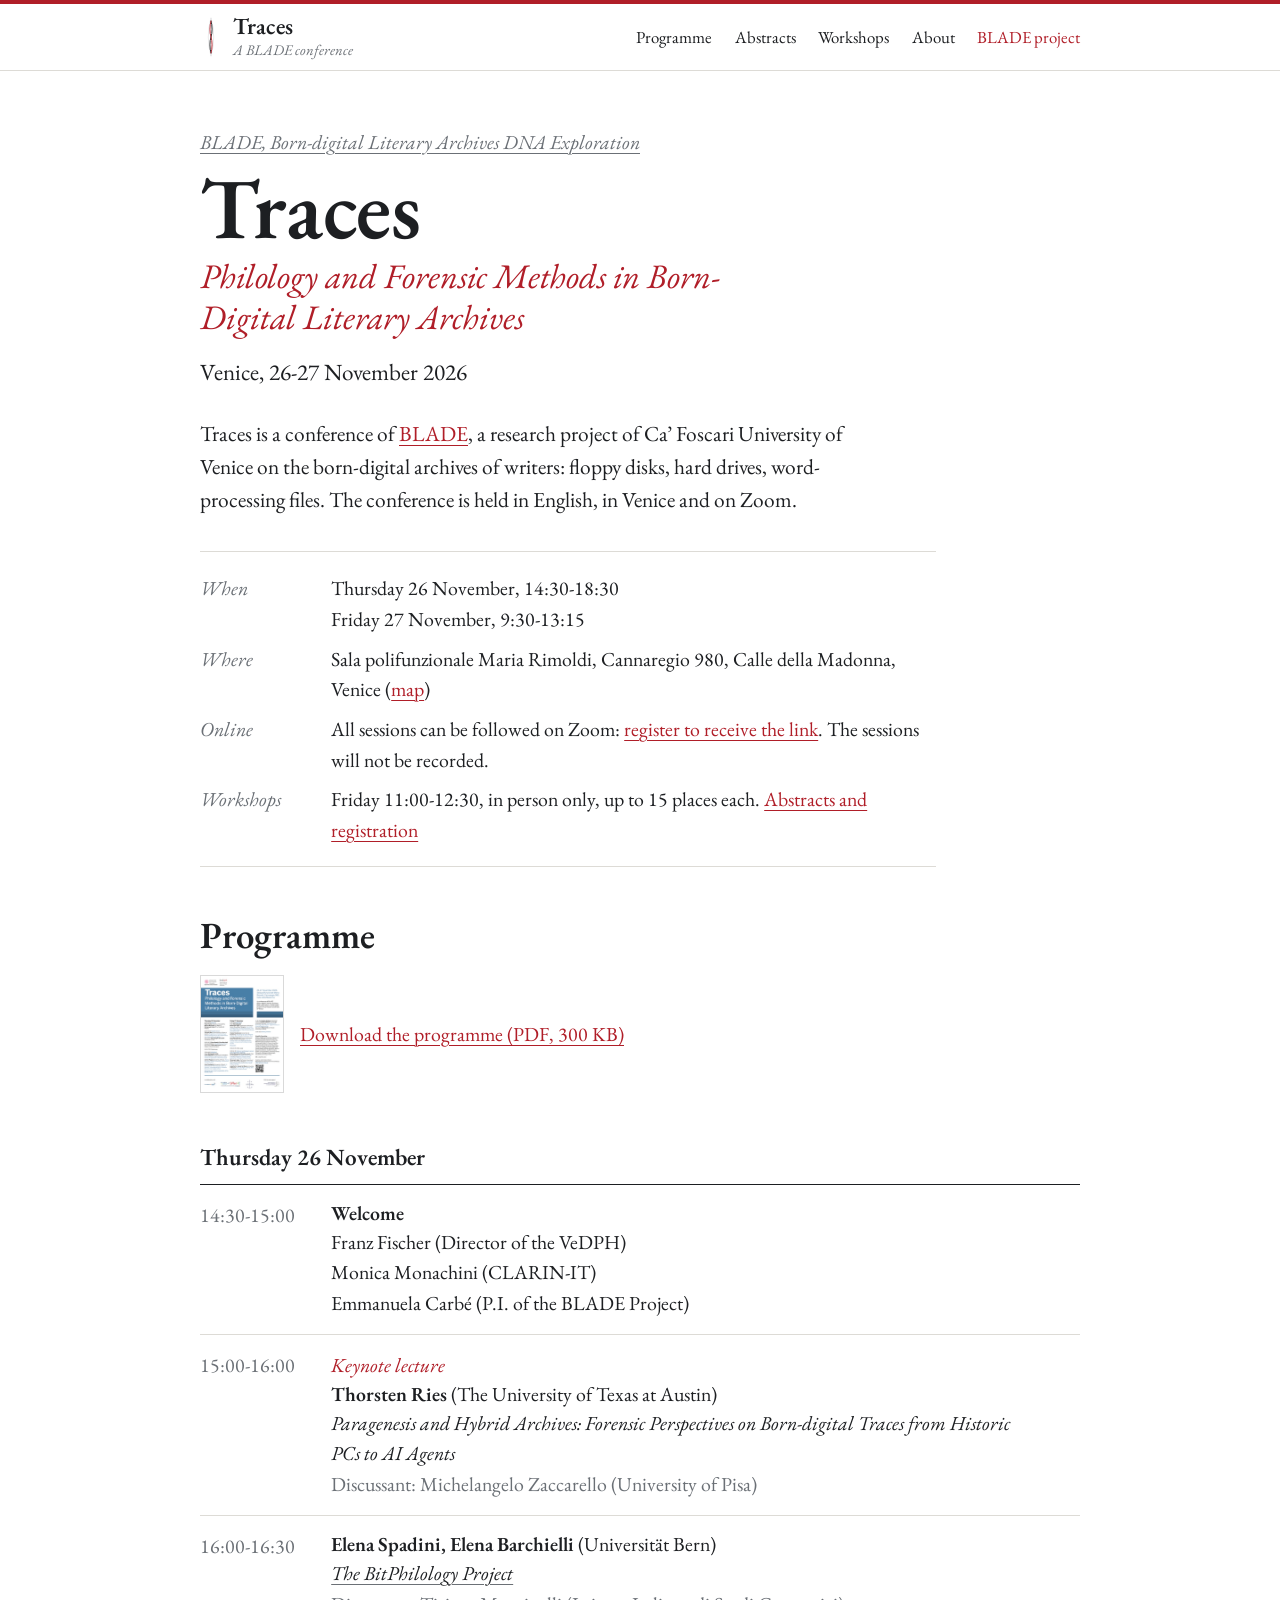
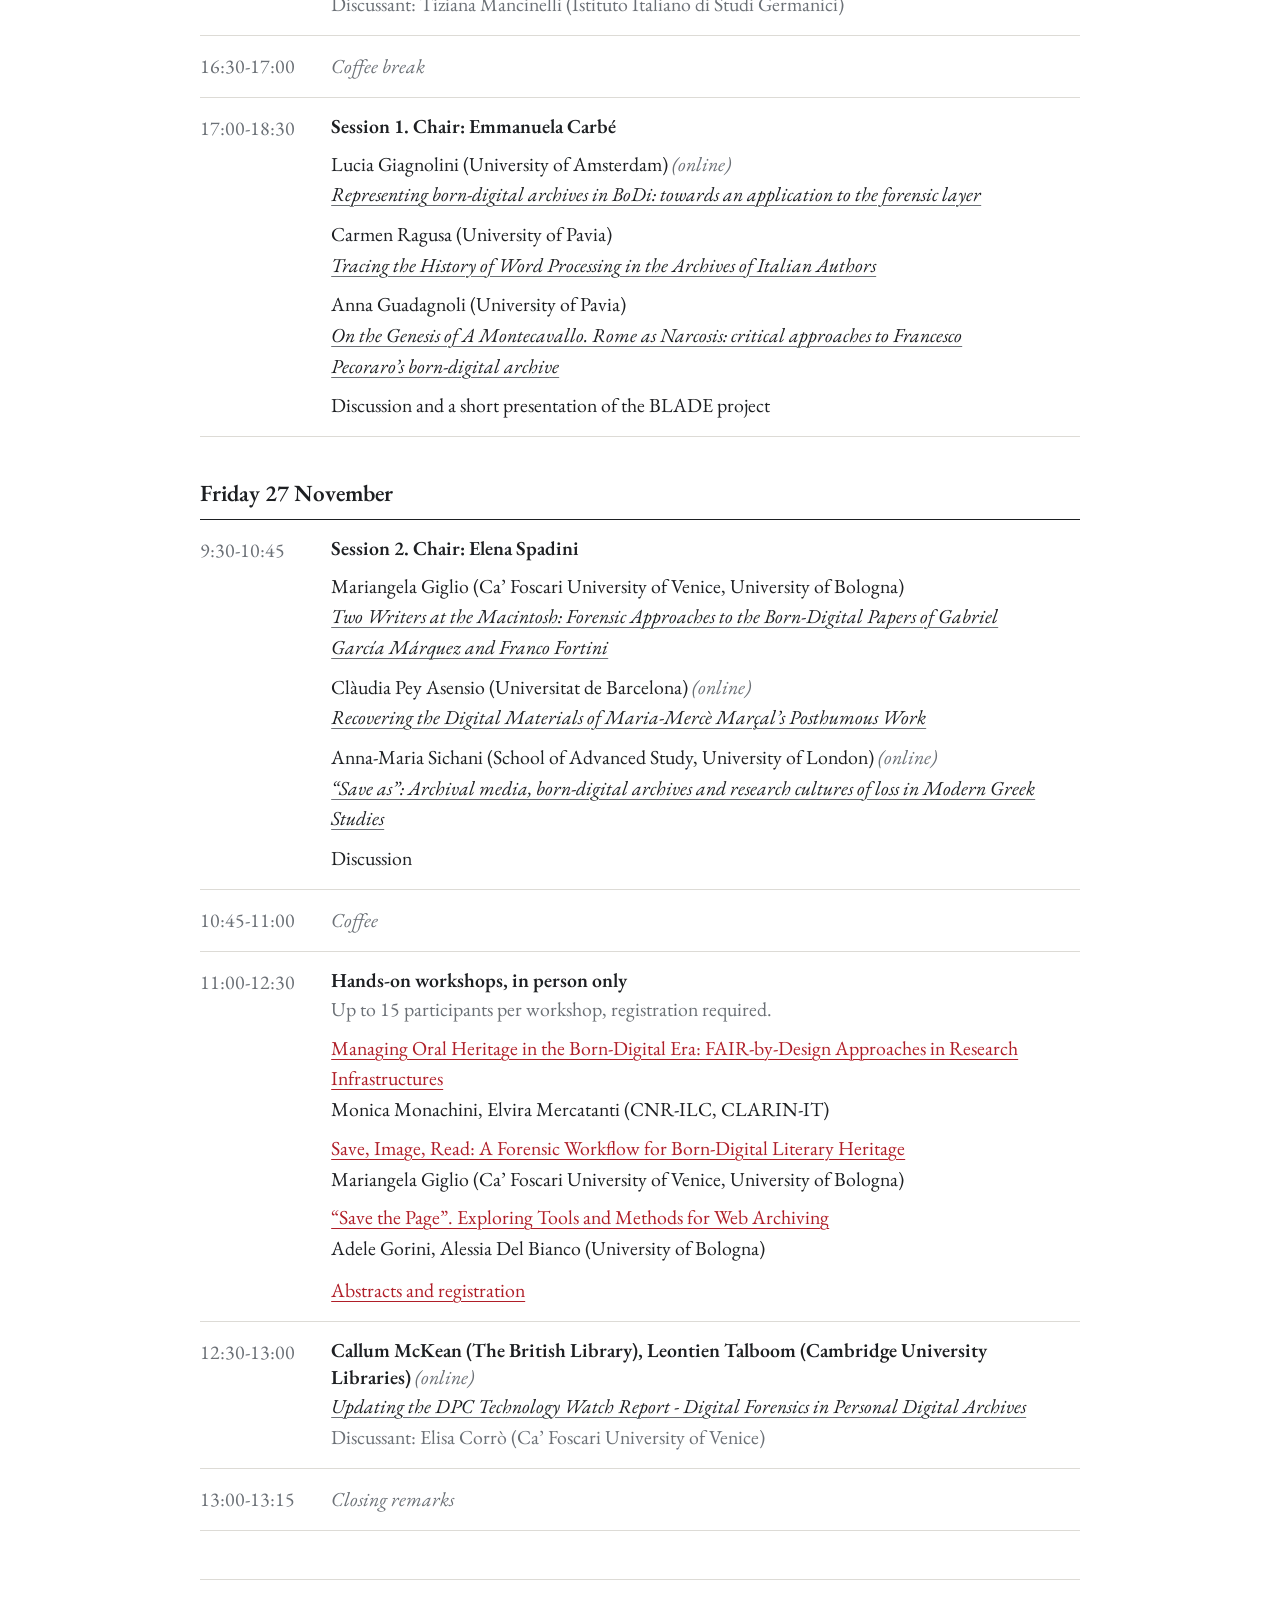
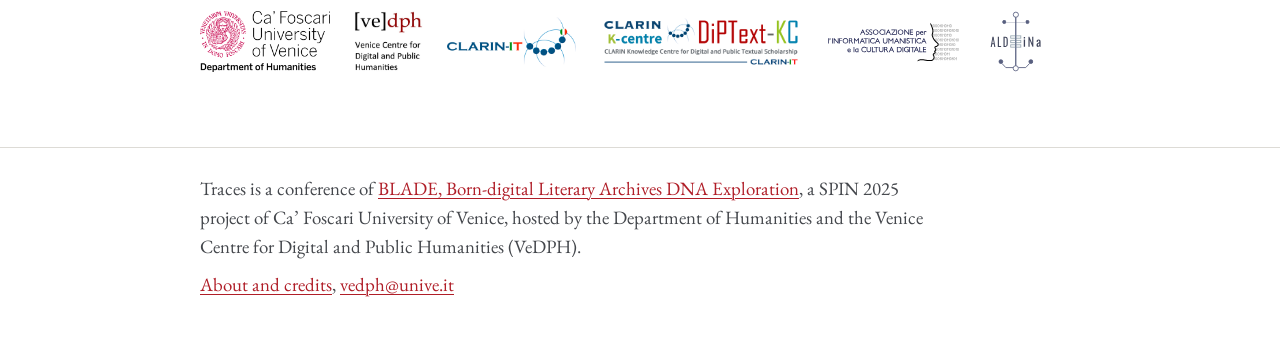
<file: index.html>
<!doctype html>
<html lang="en">
<head>
<meta charset="utf-8">
<meta name="viewport" content="width=device-width, initial-scale=1">
<title>Traces. Philology and Forensic Methods in Born-Digital Literary Archives</title>
<meta name="description" content="Traces, a conference of the BLADE project. Venice and online, 26-27 November 2026.">
<meta name="color-scheme" content="light">
<meta property="og:type" content="website">
<meta property="og:title" content="Traces. Philology and Forensic Methods in Born-Digital Literary Archives">
<meta property="og:description" content="Traces, a conference of the BLADE project. Venice and online, 26-27 November 2026.">
<meta property="og:image" content="https://vedph.github.io/traces/assets/traces-cover.jpg">
<meta property="og:image:alt" content="Poster of the conference Traces, Venice, 26-27 November 2026">
<meta name="twitter:card" content="summary_large_image">
<link rel="icon" href="assets/favicon.svg" type="image/svg+xml">
<link rel="preload" as="font" type="font/woff2" href="assets/fonts/eb-garamond-latin-400-normal.woff2" crossorigin>
<link rel="stylesheet" href="assets/traces.css">
</head>
<body>
<a class="skip" href="#main">Skip to content</a>
<header class="top"><div class="wrap">
  <a class="brand" href="index.html"><svg class="mark" viewBox="50 0 60 220" aria-hidden="true"><path d="M 80,4 Q 50,110 80,216 Q 110,110 80,4 Z" stroke="currentColor" stroke-width="1.6" fill="none" opacity=".32"/><path d="M 80,22 Q 105,42 105,67 Q 105,92 80,110 Q 55,128 55,153 Q 55,178 80,198" stroke="currentColor" stroke-width="5" fill="none" stroke-linecap="round"><animate attributeName="d" values="M 78,22 Q 78,42 78,67 Q 78,92 78,110 Q 78,128 78,153 Q 78,178 78,198;M 80,22 Q 105,42 105,67 Q 105,92 80,110 Q 55,128 55,153 Q 55,178 80,198;M 80,22 Q 55,42 55,67 Q 55,92 80,110 Q 105,128 105,153 Q 105,178 80,198;M 80,22 Q 105,42 105,67 Q 105,92 80,110 Q 55,128 55,153 Q 55,178 80,198" keyTimes="0;0.4;0.72;1" calcMode="spline" keySplines="0.42 0 0.58 1;0.42 0 0.58 1;0.42 0 0.58 1" begin="0.3s" dur="2.2s" fill="freeze"/></path><path d="M 80,22 Q 55,42 55,67 Q 55,92 80,110 Q 105,128 105,153 Q 105,178 80,198" stroke="#b01e28" stroke-width="5" fill="none" stroke-linecap="round"><animate attributeName="d" values="M 82,22 Q 82,42 82,67 Q 82,92 82,110 Q 82,128 82,153 Q 82,178 82,198;M 80,22 Q 55,42 55,67 Q 55,92 80,110 Q 105,128 105,153 Q 105,178 80,198;M 80,22 Q 105,42 105,67 Q 105,92 80,110 Q 55,128 55,153 Q 55,178 80,198;M 80,22 Q 55,42 55,67 Q 55,92 80,110 Q 105,128 105,153 Q 105,178 80,198" keyTimes="0;0.4;0.72;1" calcMode="spline" keySplines="0.42 0 0.58 1;0.42 0 0.58 1;0.42 0 0.58 1" begin="0.3s" dur="2.2s" fill="freeze"/></path></svg><span><b>Traces</b><small>A BLADE conference</small></span></a>
  <nav aria-label="Site"><a href="index.html#programme">Programme</a><a href="abstracts.html">Abstracts</a><a href="workshops.html">Workshops</a><a href="about.html">About</a><a class="ext" target="_blank" rel="noopener" href="https://vedph.github.io/blade/">BLADE project<span class="sr"> (opens in a new tab)</span></a></nav>
</div></header>
<main id="main" class="wrap">
<header class="hero">
<p class="pre"><a href="https://vedph.github.io/blade/" target="_blank" rel="noopener">BLADE, Born-digital Literary Archives DNA Exploration<span class="sr"> (opens in a new tab)</span></a></p>
<h1>Traces</h1>
<p class="subtitle">Philology and Forensic Methods in Born-Digital Literary Archives</p>
<p class="when">Venice, 26-27 November 2026</p>
</header>
<p class="lede">Traces is a conference of <a href="https://vedph.github.io/blade/" target="_blank" rel="noopener">BLADE<span class="sr"> (opens in a new tab)</span></a>, a research project of Ca’ Foscari University
of Venice on the born-digital archives of writers: floppy disks, hard drives, word-processing files.
The conference is held in English, in Venice and on Zoom.</p>
<dl class="facts">
<dt>When</dt><dd>Thursday 26 November, 14:30-18:30<br>Friday 27 November, 9:30-13:15</dd>
<dt>Where</dt><dd>Sala polifunzionale Maria Rimoldi, Cannaregio 980, Calle della Madonna, Venice (<a href="https://maps.app.goo.gl/5zPiTykM3UbjcM796" target="_blank" rel="noopener" rel="noopener">map<span class="sr"> (opens in a new tab)</span></a>)</dd>
<dt>Online</dt><dd>All sessions can be followed on Zoom: <a href="https://unive.zoom.us/meeting/register/v0tGwZqdR62duS7PvvGNBQ" target="_blank" rel="noopener">register to receive the link<span class="sr"> (opens in a new tab)</span></a>. The sessions will not be recorded.</dd>
<dt>Workshops</dt><dd>Friday 11:00-12:30, in person only, up to 15 places each. <a href="workshops.html">Abstracts and registration</a></dd>
</dl>
<h2 class="sec" id="programme">Programme</h2>
<p class="dl"><a href="assets/traces-programme.pdf" type="application/pdf"><img src="assets/traces-programme-thumb.jpg" alt="" width="368" height="520"><span>Download the programme (PDF, 300 KB)</span></a></p>
<section class="day" id="giovedi"><h2>Thursday 26 November</h2>
<div class="slot"><div class="t">14:30-15:00</div><div class="c"><h3>Welcome</h3><p class="who">Franz Fischer (Director of the VeDPH)</p><p class="who">Monica Monachini (CLARIN-IT)</p><p class="who">Emmanuela Carbé (P.I. of the BLADE Project)</p></div></div>
<div class="slot"><div class="t">15:00-16:00</div><div class="c"><p class="label">Keynote lecture</p><h3>Thorsten Ries <span class="aff">(The University of Texas at Austin)</span></h3><p class="ttl">Paragenesis and Hybrid Archives: Forensic Perspectives on Born-digital Traces from Historic PCs to AI Agents</p><p class="aside">Discussant: Michelangelo Zaccarello (University of Pisa)</p></div></div>
<div class="slot"><div class="t">16:00-16:30</div><div class="c"><h3>Elena Spadini, Elena Barchielli <span class="aff">(Universität Bern)</span></h3><p class="ttl"><a href="abstracts.html#a2">The BitPhilology Project</a></p><p class="aside">Discussant: Tiziana Mancinelli (Istituto Italiano di Studi Germanici)</p></div></div>
<div class="slot"><div class="t">16:30-17:00</div><div class="c"><p class="pause">Coffee break</p></div></div>
<div class="slot"><div class="t">17:00-18:30</div><div class="c"><h3>Session 1. Chair: Emmanuela Carbé</h3><div class="item"><p class="who">Lucia Giagnolini (University of Amsterdam) <span class="online">(online)</span></p><p class="ttl"><a href="abstracts.html#a3">Representing born-digital archives in BoDi: towards an application to the forensic layer</a></p></div><div class="item"><p class="who">Carmen Ragusa (University of Pavia)</p><p class="ttl"><a href="abstracts.html#a4">Tracing the History of Word Processing in the Archives of Italian Authors</a></p></div><div class="item"><p class="who">Anna Guadagnoli (University of Pavia)</p><p class="ttl"><a href="abstracts.html#a5">On the Genesis of A Montecavallo. Rome as Narcosis: critical approaches to Francesco Pecoraro’s born-digital archive</a></p></div><div class="item"><p class="plain">Discussion and a short presentation of the BLADE project</p></div></div></div>
</section>
<section class="day" id="venerdi"><h2>Friday 27 November</h2>
<div class="slot"><div class="t">9:30-10:45</div><div class="c"><h3>Session 2. Chair: Elena Spadini</h3><div class="item"><p class="who">Mariangela Giglio (Ca’ Foscari University of Venice, University of Bologna)</p><p class="ttl"><a href="abstracts.html#a6">Two Writers at the Macintosh: Forensic Approaches to the Born-Digital Papers of Gabriel García Márquez and Franco Fortini</a></p></div><div class="item"><p class="who">Clàudia Pey Asensio (Universitat de Barcelona) <span class="online">(online)</span></p><p class="ttl"><a href="abstracts.html#a7">Recovering the Digital Materials of Maria-Mercè Marçal’s Posthumous Work</a></p></div><div class="item"><p class="who">Anna-Maria Sichani (School of Advanced Study, University of London) <span class="online">(online)</span></p><p class="ttl"><a href="abstracts.html#a8">“Save as”: Archival media, born-digital archives and research cultures of loss in Modern Greek Studies</a></p></div><div class="item"><p class="plain">Discussion</p></div></div></div>
<div class="slot"><div class="t">10:45-11:00</div><div class="c"><p class="pause">Coffee</p></div></div>
<div class="slot"><div class="t">11:00-12:30</div><div class="c"><h3>Hands-on workshops, in person only</h3><p class="aside">Up to 15 participants per workshop, registration required.</p><ul class="ws"><li><a href="workshops.html#w1">Managing Oral Heritage in the Born-Digital Era: FAIR-by-Design Approaches in Research Infrastructures</a><br>Monica Monachini, Elvira Mercatanti (CNR-ILC, CLARIN-IT)</li><li><a href="workshops.html#w2">Save, Image, Read: A Forensic Workflow for Born-Digital Literary Heritage</a><br>Mariangela Giglio (Ca’ Foscari University of Venice, University of Bologna)</li><li><a href="workshops.html#w3">“Save the Page”. Exploring Tools and Methods for Web Archiving</a><br>Adele Gorini, Alessia Del Bianco (University of Bologna)</li></ul><p class="more"><a href="workshops.html">Abstracts and registration</a></p></div></div>
<div class="slot"><div class="t">12:30-13:00</div><div class="c"><h3>Callum McKean (The British Library), Leontien Talboom (Cambridge University Libraries) <span class="online">(online)</span></h3><p class="ttl"><a href="abstracts.html#a9">Updating the DPC Technology Watch Report - Digital Forensics in Personal Digital Archives</a></p><p class="aside">Discussant: Elisa Corrò (Ca’ Foscari University of Venice)</p></div></div>
<div class="slot"><div class="t">13:00-13:15</div><div class="c"><p class="pause">Closing remarks</p></div></div>
</section>
<div class="logos">
<img src="assets/logos/dsu.png" alt="Ca’ Foscari University of Venice, Department of Humanities" style="height:61px">
<img src="assets/logos/vedph.jpg" alt="VeDPH, Venice Centre for Digital and Public Humanities" style="height:61px">
<img src="assets/logos/clarin-it.png" alt="CLARIN-IT" style="height:50px">
<img src="assets/logos/diptext-kc.png" alt="CLARIN K-centre DiPText-KC" style="height:54px">
<img src="assets/logos/aiucd.svg" alt="AIUCD, Associazione per l’Informatica Umanistica e la Cultura Digitale" style="height:42px">
<img src="assets/logos/aldina.svg" alt="ALDiNa" style="height:67px">
</div>
</main>
<footer class="foot"><div class="wrap">

  <div>
  <p>Traces is a conference of <a href="https://vedph.github.io/blade/" target="_blank" rel="noopener">BLADE, Born-digital Literary Archives DNA Exploration</a>,
  a SPIN 2025 project of Ca’ Foscari University of Venice, hosted by the Department of Humanities and
  the Venice Centre for Digital and Public Humanities (VeDPH).</p>
  <p><a href="about.html">About and credits</a>, <a href="mailto:vedph@unive.it">vedph@unive.it</a></p>
  </div>
</div></footer>
<script>
if(matchMedia('(prefers-reduced-motion: reduce)').matches)document.querySelectorAll('.mark animate').forEach(function(a){a.remove()});
</script>
</body>
</html>
</file>
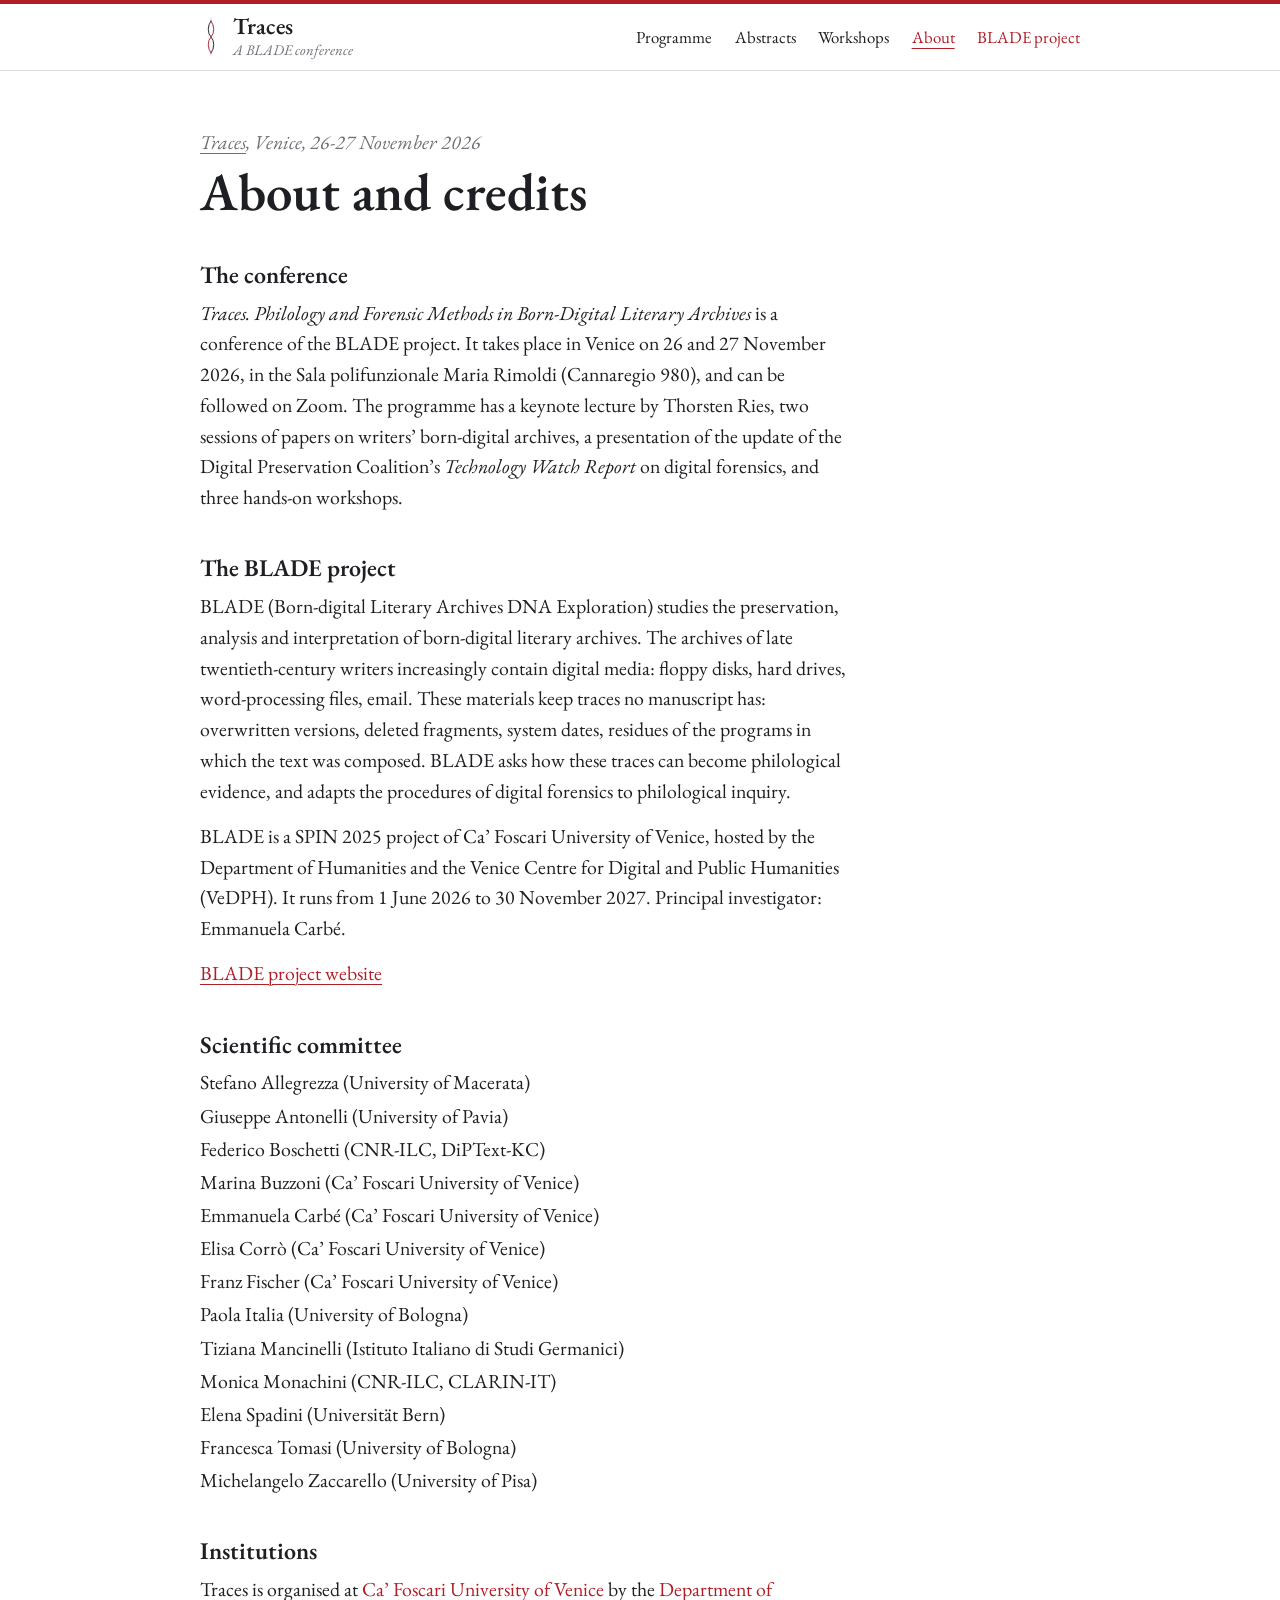
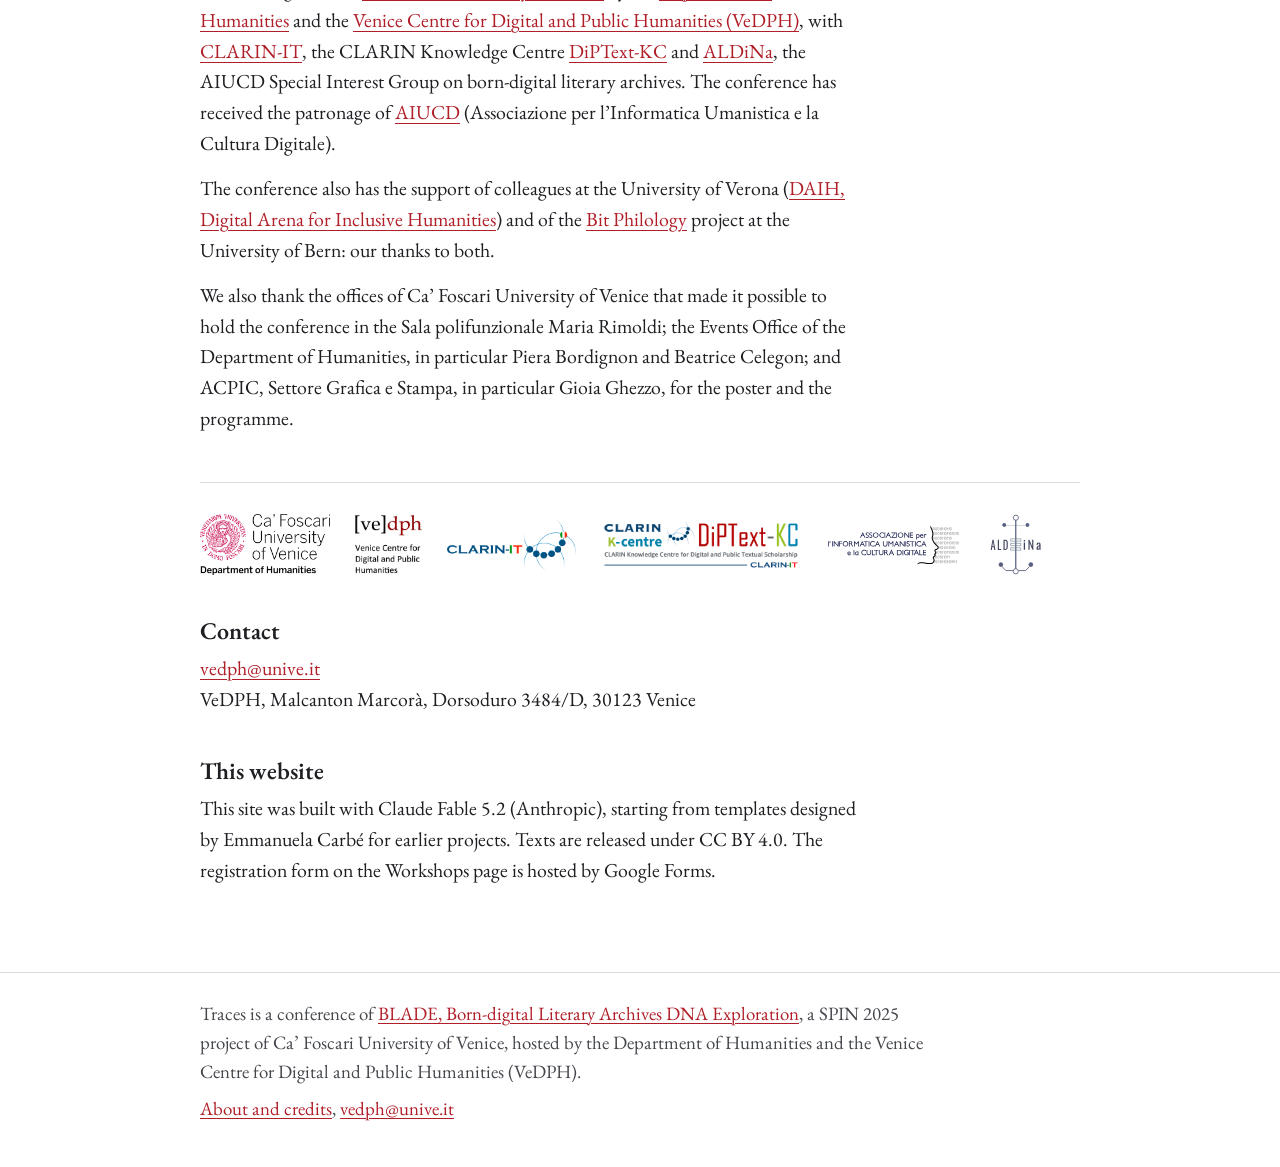
<file: about.html>
<!doctype html>
<html lang="en">
<head>
<meta charset="utf-8">
<meta name="viewport" content="width=device-width, initial-scale=1">
<title>About and credits. Traces</title>
<meta name="description" content="What Traces is, the BLADE project, committee and credits.">
<meta name="color-scheme" content="light">
<meta property="og:type" content="website">
<meta property="og:title" content="About and credits. Traces">
<meta property="og:description" content="What Traces is, the BLADE project, committee and credits.">
<meta property="og:image" content="https://vedph.github.io/traces/assets/traces-cover.jpg">
<meta property="og:image:alt" content="Poster of the conference Traces, Venice, 26-27 November 2026">
<meta name="twitter:card" content="summary_large_image">
<link rel="icon" href="assets/favicon.svg" type="image/svg+xml">
<link rel="preload" as="font" type="font/woff2" href="assets/fonts/eb-garamond-latin-400-normal.woff2" crossorigin>
<link rel="stylesheet" href="assets/traces.css">
</head>
<body>
<a class="skip" href="#main">Skip to content</a>
<header class="top"><div class="wrap">
  <a class="brand" href="index.html"><svg class="mark" viewBox="50 0 60 220" aria-hidden="true"><path d="M 80,4 Q 50,110 80,216 Q 110,110 80,4 Z" stroke="currentColor" stroke-width="1.6" fill="none" opacity=".32"/><path d="M 80,22 Q 105,42 105,67 Q 105,92 80,110 Q 55,128 55,153 Q 55,178 80,198" stroke="currentColor" stroke-width="5" fill="none" stroke-linecap="round"><animate attributeName="d" values="M 78,22 Q 78,42 78,67 Q 78,92 78,110 Q 78,128 78,153 Q 78,178 78,198;M 80,22 Q 105,42 105,67 Q 105,92 80,110 Q 55,128 55,153 Q 55,178 80,198;M 80,22 Q 55,42 55,67 Q 55,92 80,110 Q 105,128 105,153 Q 105,178 80,198;M 80,22 Q 105,42 105,67 Q 105,92 80,110 Q 55,128 55,153 Q 55,178 80,198" keyTimes="0;0.4;0.72;1" calcMode="spline" keySplines="0.42 0 0.58 1;0.42 0 0.58 1;0.42 0 0.58 1" begin="0.3s" dur="2.2s" fill="freeze"/></path><path d="M 80,22 Q 55,42 55,67 Q 55,92 80,110 Q 105,128 105,153 Q 105,178 80,198" stroke="#b01e28" stroke-width="5" fill="none" stroke-linecap="round"><animate attributeName="d" values="M 82,22 Q 82,42 82,67 Q 82,92 82,110 Q 82,128 82,153 Q 82,178 82,198;M 80,22 Q 55,42 55,67 Q 55,92 80,110 Q 105,128 105,153 Q 105,178 80,198;M 80,22 Q 105,42 105,67 Q 105,92 80,110 Q 55,128 55,153 Q 55,178 80,198;M 80,22 Q 55,42 55,67 Q 55,92 80,110 Q 105,128 105,153 Q 105,178 80,198" keyTimes="0;0.4;0.72;1" calcMode="spline" keySplines="0.42 0 0.58 1;0.42 0 0.58 1;0.42 0 0.58 1" begin="0.3s" dur="2.2s" fill="freeze"/></path></svg><span><b>Traces</b><small>A BLADE conference</small></span></a>
  <nav aria-label="Site"><a href="index.html#programme">Programme</a><a href="abstracts.html">Abstracts</a><a href="workshops.html">Workshops</a><a href="about.html" aria-current="page">About</a><a class="ext" target="_blank" rel="noopener" href="https://vedph.github.io/blade/">BLADE project<span class="sr"> (opens in a new tab)</span></a></nav>
</div></header>
<main id="main" class="wrap">
<header class="pagehead">
<p class="pre"><a href="index.html">Traces</a>, Venice, 26-27 November 2026</p>
<h1>About and credits</h1>
</header>
<div class="text">
<h2>The conference</h2>
<p><em>Traces. Philology and Forensic Methods in Born-Digital Literary Archives</em> is a conference of the BLADE project. It takes place in Venice on 26 and 27 November 2026,
in the Sala polifunzionale Maria Rimoldi (Cannaregio 980), and can be followed on Zoom. The programme has a keynote lecture
by Thorsten Ries, two sessions of papers on writers’ born-digital archives, a presentation of the update of the Digital
Preservation Coalition’s <em>Technology Watch Report</em> on digital forensics, and three hands-on workshops.</p>

<h2>The BLADE project</h2>
<p>BLADE (Born-digital Literary Archives DNA Exploration) studies the preservation, analysis and interpretation of
born-digital literary archives. The archives of late twentieth-century writers increasingly contain digital media:
floppy disks, hard drives, word-processing files, email. These materials keep traces no manuscript has: overwritten
versions, deleted fragments, system dates, residues of the programs in which the text was composed. BLADE asks how
these traces can become philological evidence, and adapts the procedures of digital forensics to philological inquiry.</p>
<p>BLADE is a SPIN 2025 project of Ca’ Foscari University of Venice, hosted by the Department of Humanities and the
Venice Centre for Digital and Public Humanities (VeDPH). It runs from 1 June 2026 to 30 November 2027.
Principal investigator: Emmanuela Carbé.</p>
<p><a href="https://vedph.github.io/blade/" target="_blank" rel="noopener">BLADE project website<span class="sr"> (opens in a new tab)</span></a></p>

<h2>Scientific committee</h2>
<ul class="plain"><li>Stefano Allegrezza (University of Macerata)</li><li>Giuseppe Antonelli (University of Pavia)</li><li>Federico Boschetti (CNR-ILC, DiPText-KC)</li><li>Marina Buzzoni (Ca’ Foscari University of Venice)</li><li>Emmanuela Carbé (Ca’ Foscari University of Venice)</li><li>Elisa Corrò (Ca’ Foscari University of Venice)</li><li>Franz Fischer (Ca’ Foscari University of Venice)</li><li>Paola Italia (University of Bologna)</li><li>Tiziana Mancinelli (Istituto Italiano di Studi Germanici)</li><li>Monica Monachini (CNR-ILC, CLARIN-IT)</li><li>Elena Spadini (Universität Bern)</li><li>Francesca Tomasi (University of Bologna)</li><li>Michelangelo Zaccarello (University of Pisa)</li></ul>

<h2>Institutions</h2>
<p>Traces is organised at <a href="https://www.unive.it/" target="_blank" rel="noopener">Ca’ Foscari University of Venice<span class="sr"> (opens in a new tab)</span></a> by the
<a href="https://www.unive.it/dsu" target="_blank" rel="noopener">Department of Humanities<span class="sr"> (opens in a new tab)</span></a> and the
<a href="https://www.unive.it/vedph" target="_blank" rel="noopener">Venice Centre for Digital and Public Humanities (VeDPH)<span class="sr"> (opens in a new tab)</span></a>, with
<a href="https://www.clarin-it.it/en/" target="_blank" rel="noopener">CLARIN-IT<span class="sr"> (opens in a new tab)</span></a>, the CLARIN Knowledge Centre
<a href="https://diptext-kc.clarin-it.it/" target="_blank" rel="noopener">DiPText-KC<span class="sr"> (opens in a new tab)</span></a> and
<a href="https://www.aiucd.it/presentazione-sig/aldina/" target="_blank" rel="noopener">ALDiNa<span class="sr"> (opens in a new tab)</span></a>, the AIUCD Special Interest Group on born-digital
literary archives. The conference has received the patronage of <a href="https://www.aiucd.it/" target="_blank" rel="noopener">AIUCD<span class="sr"> (opens in a new tab)</span></a>
(Associazione per l’Informatica Umanistica e la Cultura Digitale).</p>
<p>The conference also has the support of colleagues at the University of Verona
(<a href="https://www.dlls.univr.it/" target="_blank" rel="noopener">DAIH, Digital Arena for Inclusive Humanities<span class="sr"> (opens in a new tab)</span></a>) and of the
<a href="https://bitphilology.dh.unibe.ch/" target="_blank" rel="noopener">Bit Philology<span class="sr"> (opens in a new tab)</span></a> project at the University of Bern: our thanks to both.</p>
<p>We also thank the offices of Ca’ Foscari University of Venice that made it possible to hold the conference in the
Sala polifunzionale Maria Rimoldi; the Events Office of the Department of Humanities, in particular Piera Bordignon
and Beatrice Celegon; and ACPIC, Settore Grafica e Stampa, in particular Gioia Ghezzo, for the poster and the programme.</p>
</div>
<div class="logos">
<img src="assets/logos/dsu.png" alt="Ca’ Foscari University of Venice, Department of Humanities" style="height:61px">
<img src="assets/logos/vedph.jpg" alt="VeDPH, Venice Centre for Digital and Public Humanities" style="height:61px">
<img src="assets/logos/clarin-it.png" alt="CLARIN-IT" style="height:50px">
<img src="assets/logos/diptext-kc.png" alt="CLARIN K-centre DiPText-KC" style="height:54px">
<img src="assets/logos/aiucd.svg" alt="AIUCD, Associazione per l’Informatica Umanistica e la Cultura Digitale" style="height:42px">
<img src="assets/logos/aldina.svg" alt="ALDiNa" style="height:67px">
</div>
<div class="text">
<h2>Contact</h2>
<p><a href="mailto:vedph@unive.it">vedph@unive.it</a><br>
VeDPH, Malcanton Marcorà, Dorsoduro 3484/D, 30123 Venice</p>

<h2>This website</h2>
<p>This site was built with Claude Fable 5.2 (Anthropic), starting from templates designed by Emmanuela Carbé for
earlier projects. Texts are released under CC BY 4.0. The registration form on the Workshops page is hosted by
Google Forms.</p>
</div>
</main>
<footer class="foot"><div class="wrap">

  <div>
  <p>Traces is a conference of <a href="https://vedph.github.io/blade/" target="_blank" rel="noopener">BLADE, Born-digital Literary Archives DNA Exploration</a>,
  a SPIN 2025 project of Ca’ Foscari University of Venice, hosted by the Department of Humanities and
  the Venice Centre for Digital and Public Humanities (VeDPH).</p>
  <p><a href="about.html">About and credits</a>, <a href="mailto:vedph@unive.it">vedph@unive.it</a></p>
  </div>
</div></footer>
<script>
if(matchMedia('(prefers-reduced-motion: reduce)').matches)document.querySelectorAll('.mark animate').forEach(function(a){a.remove()});
</script>
</body>
</html>
</file>
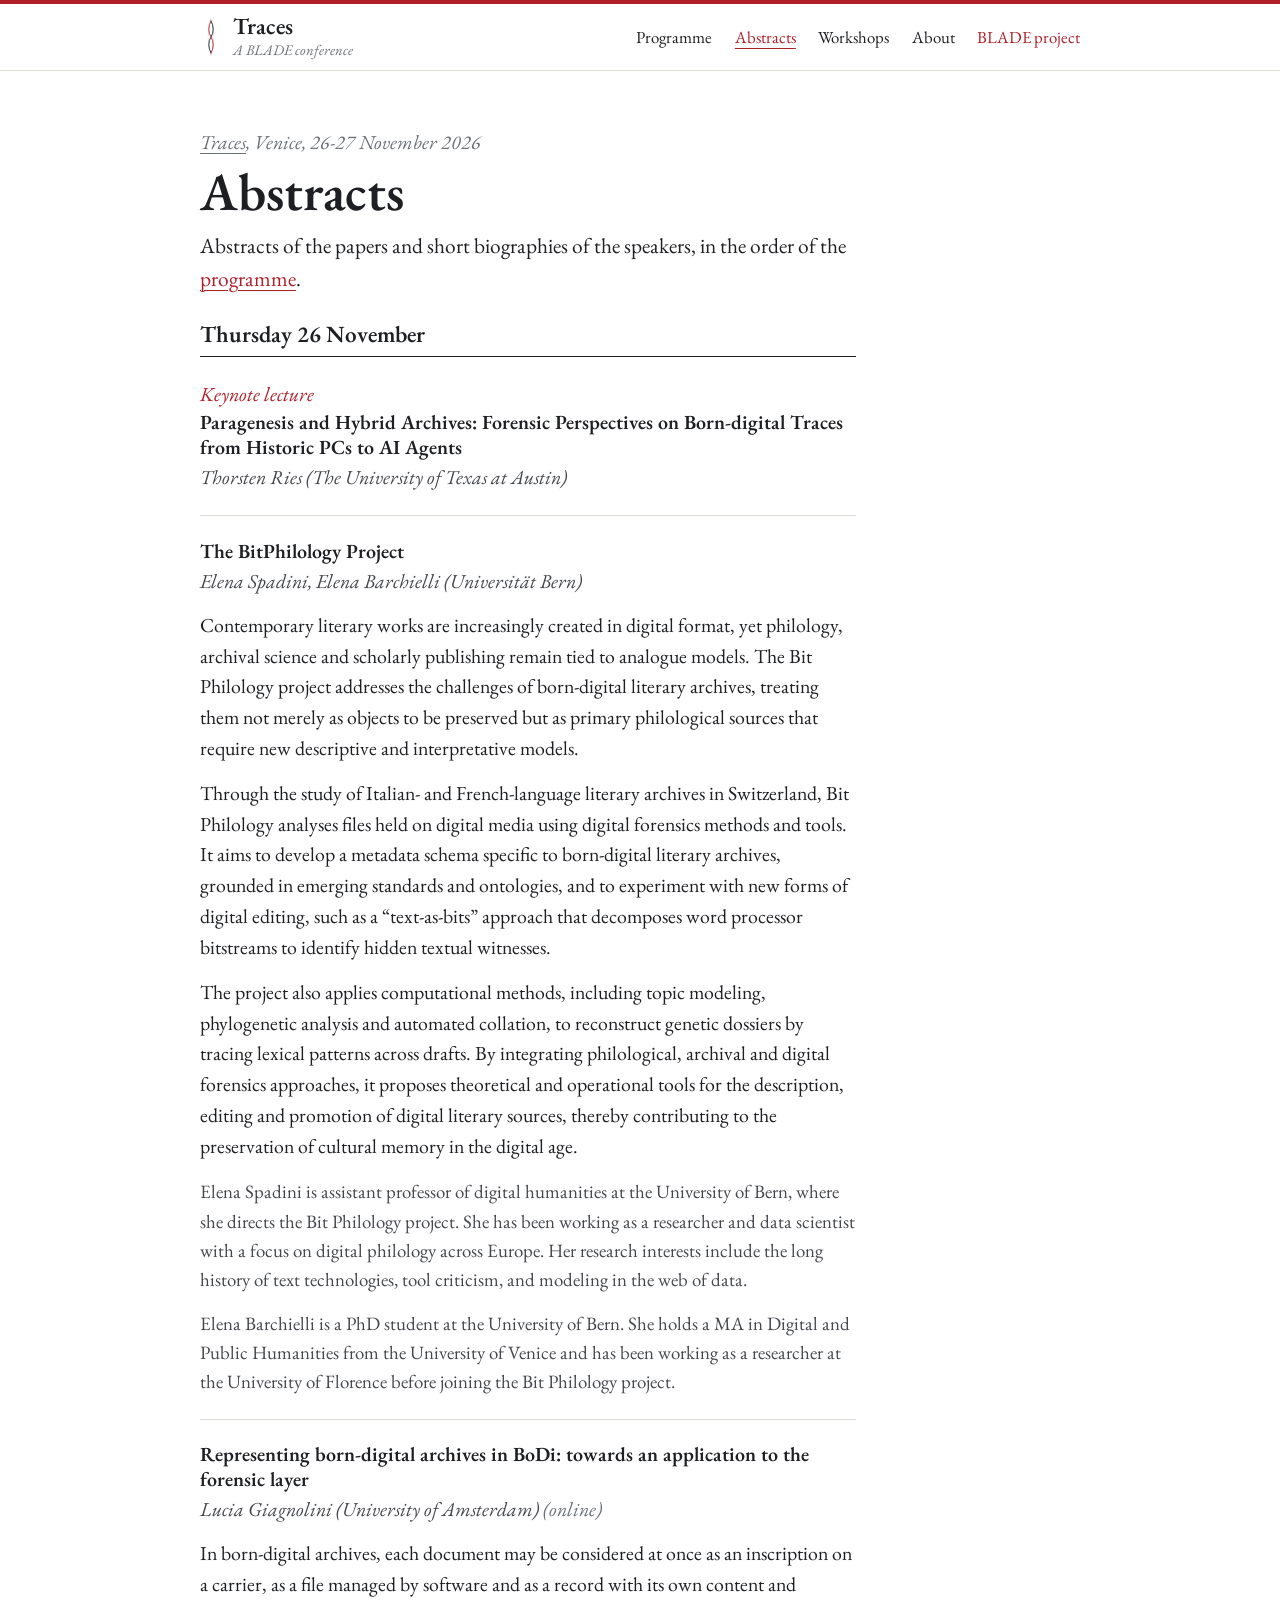
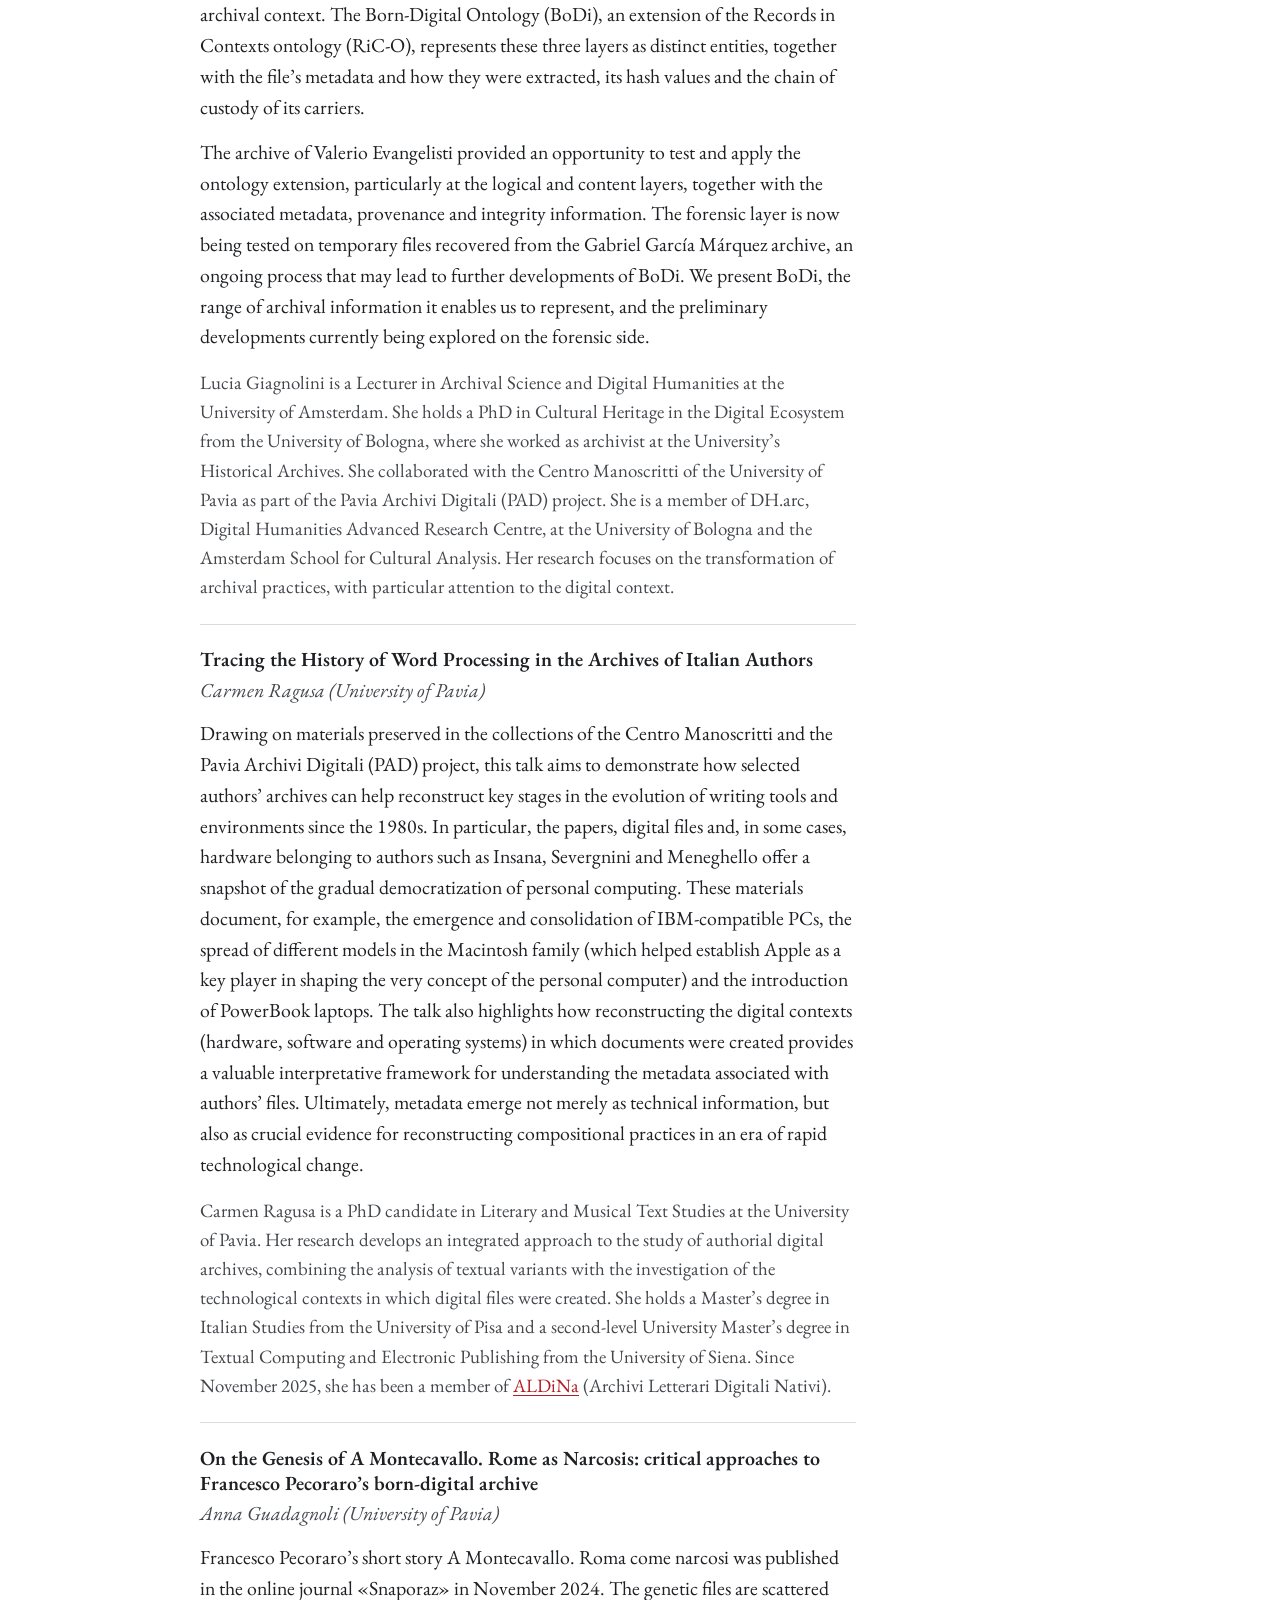
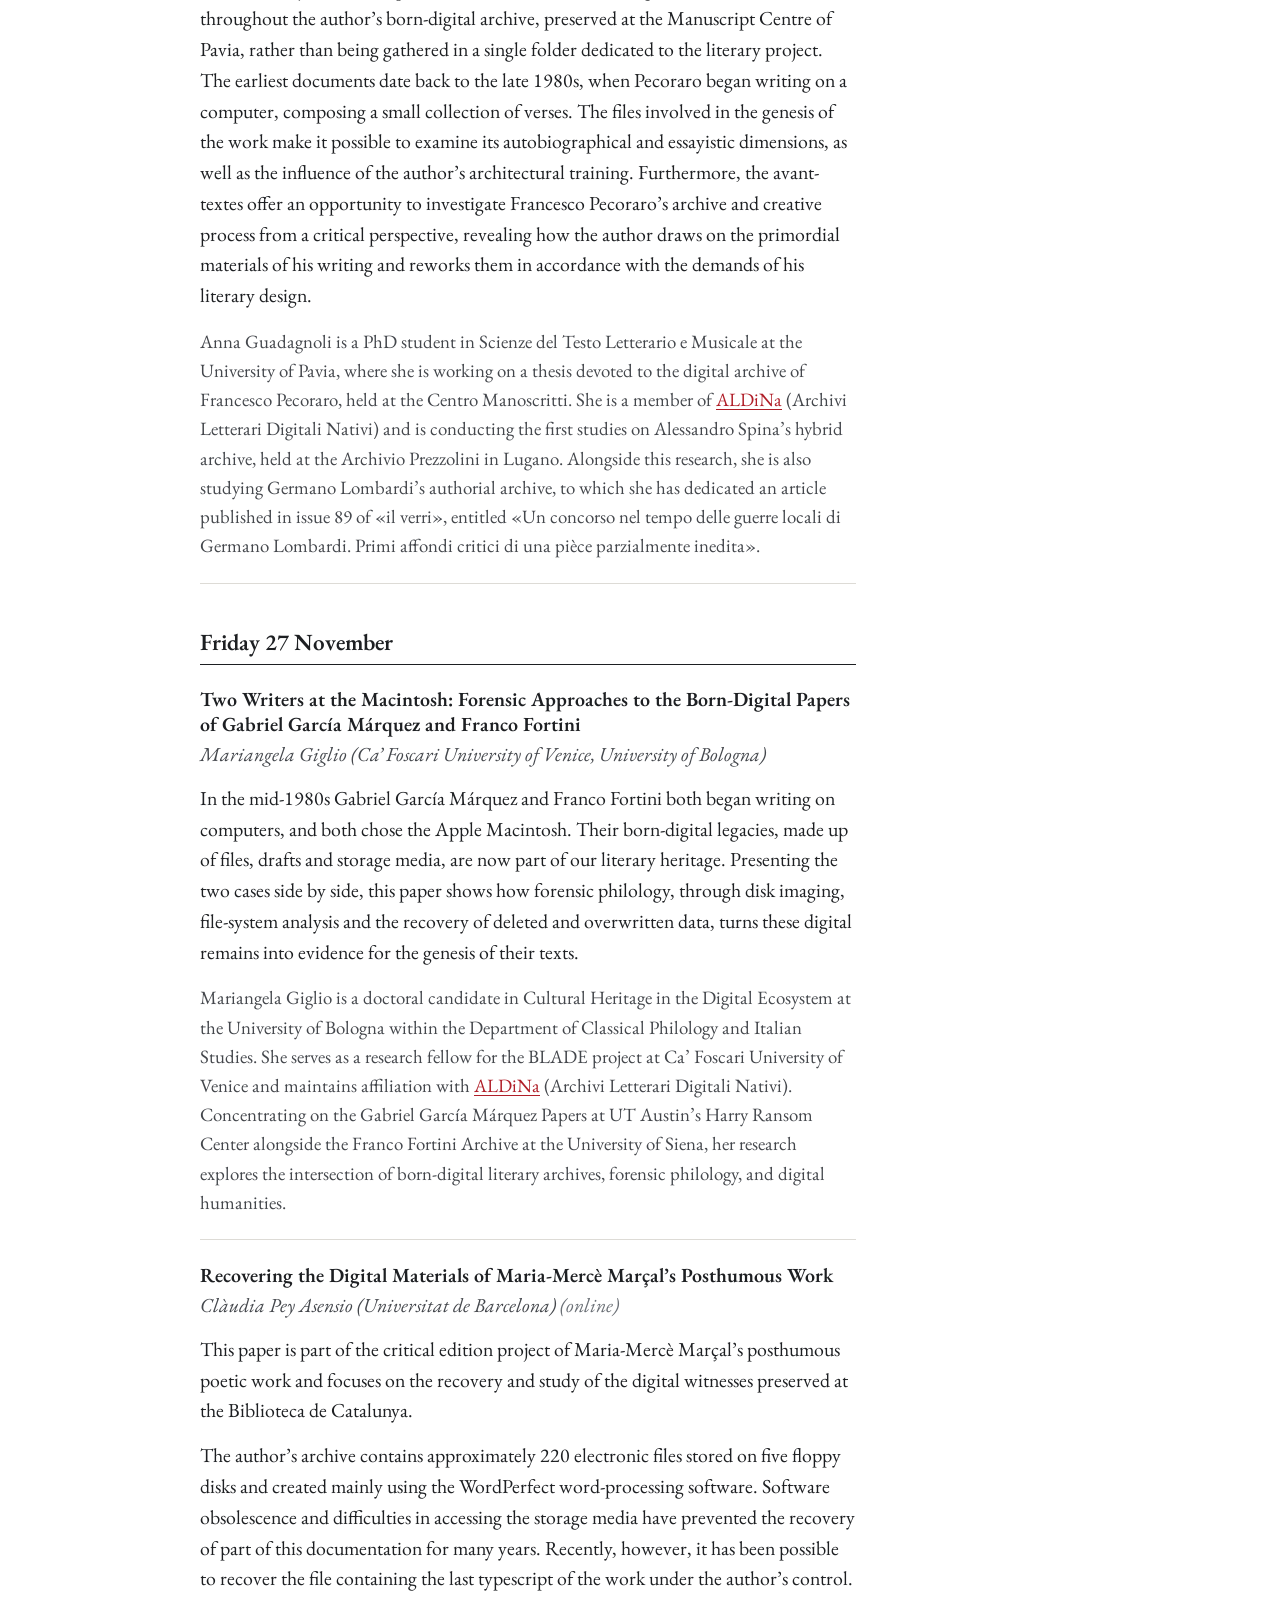
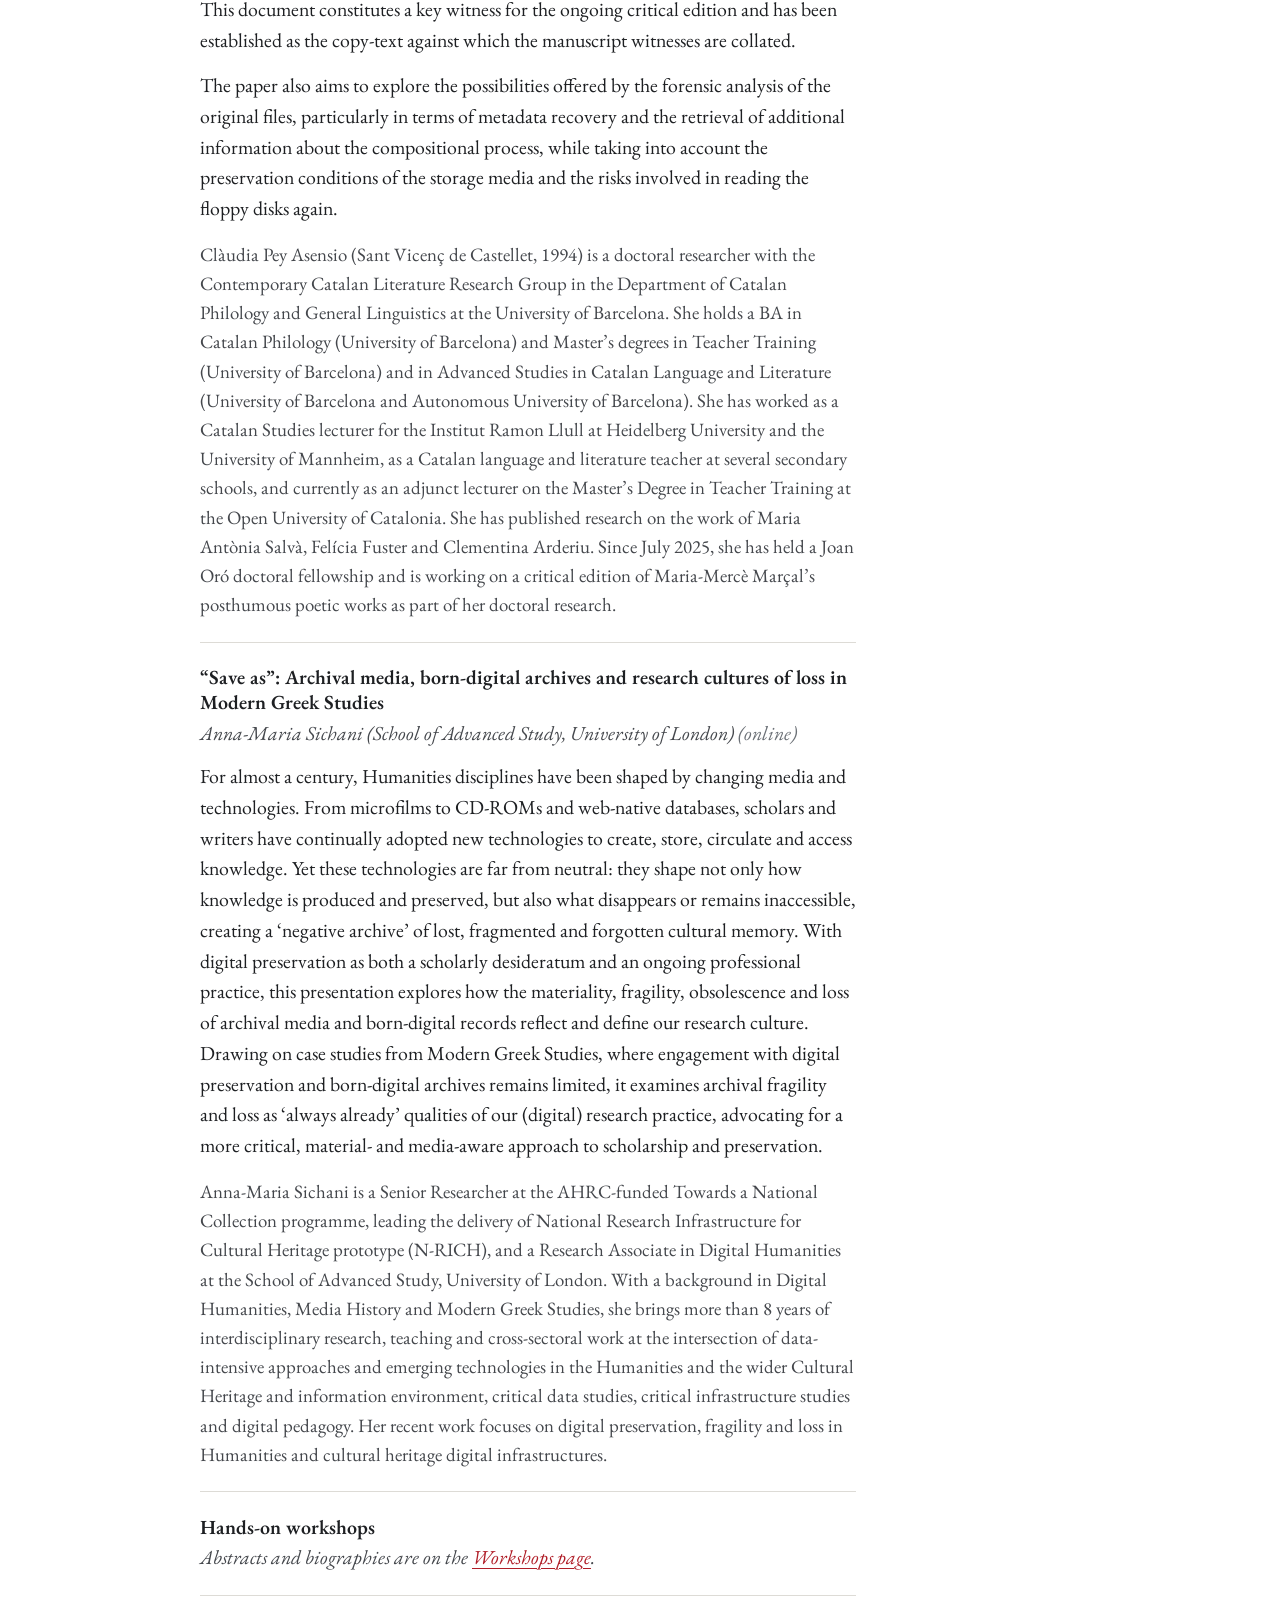
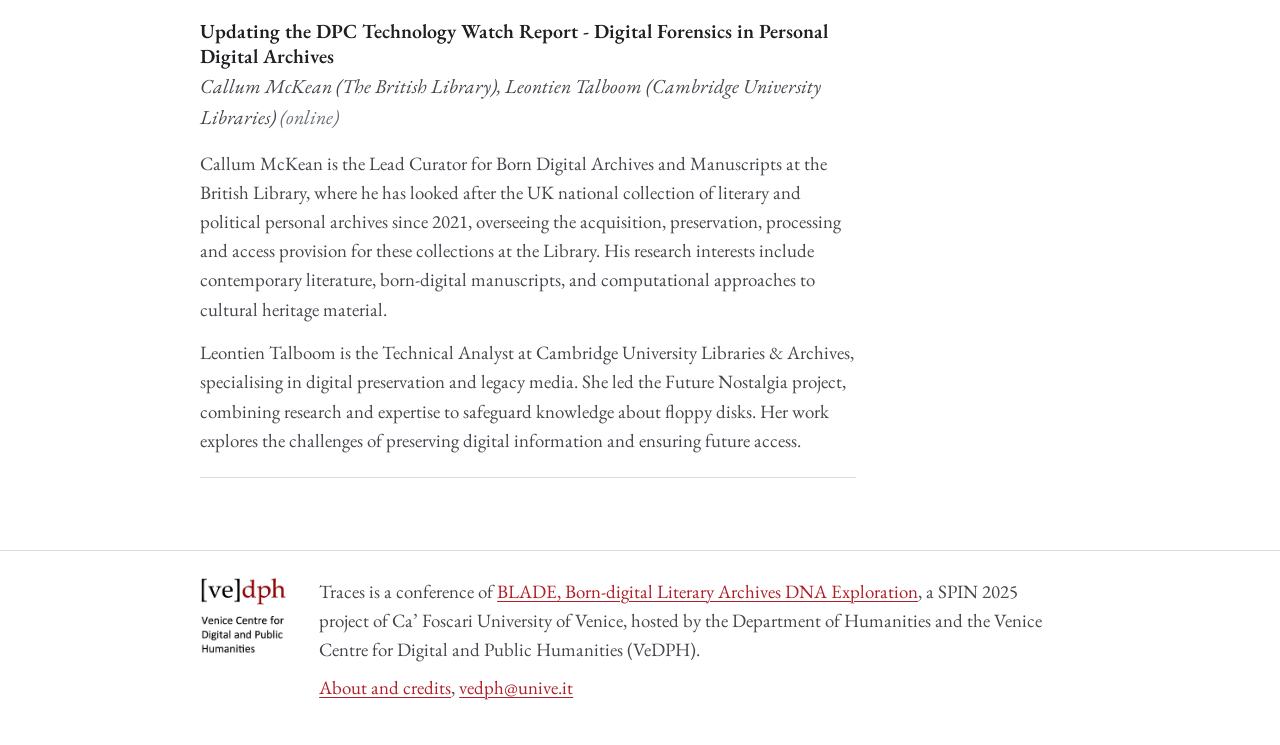
<file: abstracts.html>
<!doctype html>
<html lang="en">
<head>
<meta charset="utf-8">
<meta name="viewport" content="width=device-width, initial-scale=1">
<title>Abstracts. Traces</title>
<meta name="description" content="Abstracts of the papers of Traces and biographies of the speakers.">
<meta name="color-scheme" content="light">
<meta property="og:type" content="website">
<meta property="og:title" content="Abstracts. Traces">
<meta property="og:description" content="Abstracts of the papers of Traces and biographies of the speakers.">
<meta property="og:image" content="https://vedph.github.io/traces/assets/traces-cover.jpg">
<meta property="og:image:alt" content="Poster of the conference Traces, Venice, 26-27 November 2026">
<meta name="twitter:card" content="summary_large_image">
<link rel="icon" href="assets/favicon.svg" type="image/svg+xml">
<link rel="preload" as="font" type="font/woff2" href="assets/fonts/eb-garamond-latin-400-normal.woff2" crossorigin>
<link rel="stylesheet" href="assets/traces.css">
</head>
<body>
<a class="skip" href="#main">Skip to content</a>
<header class="top"><div class="wrap">
  <a class="brand" href="index.html"><svg class="mark" viewBox="50 0 60 220" aria-hidden="true"><path d="M 80,4 Q 50,110 80,216 Q 110,110 80,4 Z" stroke="currentColor" stroke-width="1.6" fill="none" opacity=".32"/><path d="M 80,22 Q 105,42 105,67 Q 105,92 80,110 Q 55,128 55,153 Q 55,178 80,198" stroke="currentColor" stroke-width="5" fill="none" stroke-linecap="round"><animate attributeName="d" values="M 78,22 Q 78,42 78,67 Q 78,92 78,110 Q 78,128 78,153 Q 78,178 78,198;M 80,22 Q 105,42 105,67 Q 105,92 80,110 Q 55,128 55,153 Q 55,178 80,198;M 80,22 Q 55,42 55,67 Q 55,92 80,110 Q 105,128 105,153 Q 105,178 80,198;M 80,22 Q 105,42 105,67 Q 105,92 80,110 Q 55,128 55,153 Q 55,178 80,198" keyTimes="0;0.4;0.72;1" calcMode="spline" keySplines="0.42 0 0.58 1;0.42 0 0.58 1;0.42 0 0.58 1" begin="0.3s" dur="2.2s" fill="freeze"/></path><path d="M 80,22 Q 55,42 55,67 Q 55,92 80,110 Q 105,128 105,153 Q 105,178 80,198" stroke="#b01e28" stroke-width="5" fill="none" stroke-linecap="round"><animate attributeName="d" values="M 82,22 Q 82,42 82,67 Q 82,92 82,110 Q 82,128 82,153 Q 82,178 82,198;M 80,22 Q 55,42 55,67 Q 55,92 80,110 Q 105,128 105,153 Q 105,178 80,198;M 80,22 Q 105,42 105,67 Q 105,92 80,110 Q 55,128 55,153 Q 55,178 80,198;M 80,22 Q 55,42 55,67 Q 55,92 80,110 Q 105,128 105,153 Q 105,178 80,198" keyTimes="0;0.4;0.72;1" calcMode="spline" keySplines="0.42 0 0.58 1;0.42 0 0.58 1;0.42 0 0.58 1" begin="0.3s" dur="2.2s" fill="freeze"/></path></svg><span><b>Traces</b><small>A BLADE conference</small></span></a>
  <nav aria-label="Site"><a href="index.html#programme">Programme</a><a href="abstracts.html" aria-current="page">Abstracts</a><a href="workshops.html">Workshops</a><a href="about.html">About</a><a class="ext" target="_blank" rel="noopener" href="https://vedph.github.io/blade/">BLADE project<span class="sr"> (opens in a new tab)</span></a></nav>
</div></header>
<main id="main" class="wrap">
<header class="pagehead">
<p class="pre"><a href="index.html">Traces</a>, Venice, 26-27 November 2026</p>
<h1>Abstracts</h1>
<p class="lede">Abstracts of the papers and short biographies of the speakers, in the order of the
<a href="index.html#programme">programme</a>.</p>
</header>
<div class="text"><h2 class="dayh">Thursday 26 November</h2><article class="abs" id="a1"><p class="label">Keynote lecture</p><h3>Paragenesis and Hybrid Archives: Forensic Perspectives on Born-digital Traces from Historic PCs to AI Agents</h3><p class="who">Thorsten Ries (The University of Texas at Austin)</p></article><article class="abs" id="a2"><h3>The BitPhilology Project</h3><p class="who">Elena Spadini, Elena Barchielli (Universität Bern)</p><p>Contemporary literary works are increasingly created in digital format, yet philology, archival science and scholarly publishing remain tied to analogue models. The Bit Philology project addresses the challenges of born-digital literary archives, treating them not merely as objects to be preserved but as primary philological sources that require new descriptive and interpretative models.</p><p>Through the study of Italian- and French-language literary archives in Switzerland, Bit Philology analyses files held on digital media using digital forensics methods and tools. It aims to develop a metadata schema specific to born-digital literary archives, grounded in emerging standards and ontologies, and to experiment with new forms of digital editing, such as a “text-as-bits” approach that decomposes word processor bitstreams to identify hidden textual witnesses.</p><p>The project also applies computational methods, including topic modeling, phylogenetic analysis and automated collation, to reconstruct genetic dossiers by tracing lexical patterns across drafts. By integrating philological, archival and digital forensics approaches, it proposes theoretical and operational tools for the description, editing and promotion of digital literary sources, thereby contributing to the preservation of cultural memory in the digital age.</p><div class="bio"><p>Elena Spadini is assistant professor of digital humanities at the University of Bern, where she directs the Bit Philology project. She has been working as a researcher and data scientist with a focus on digital philology across Europe. Her research interests include the long history of text technologies, tool criticism, and modeling in the web of data.</p><p>Elena Barchielli is a PhD student at the University of Bern. She holds a MA in Digital and Public Humanities from the University of Venice and has been working as a researcher at the University of Florence before joining the Bit Philology project.</p></div></article><article class="abs" id="a3"><h3>Representing born-digital archives in BoDi: towards an application to the forensic layer</h3><p class="who">Lucia Giagnolini (University of Amsterdam) <span class="online">(online)</span></p><p>In born-digital archives, each document may be considered at once as an inscription on a carrier, as a file managed by software and as a record with its own content and archival context. The Born-Digital Ontology (BoDi), an extension of the Records in Contexts ontology (RiC-O), represents these three layers as distinct entities, together with the file’s metadata and how they were extracted, its hash values and the chain of custody of its carriers.</p><p>The archive of Valerio Evangelisti provided an opportunity to test and apply the ontology extension, particularly at the logical and content layers, together with the associated metadata, provenance and integrity information. The forensic layer is now being tested on temporary files recovered from the Gabriel García Márquez archive, an ongoing process that may lead to further developments of BoDi. We present BoDi, the range of archival information it enables us to represent, and the preliminary developments currently being explored on the forensic side.</p><div class="bio"><p>Lucia Giagnolini is a Lecturer in Archival Science and Digital Humanities at the University of Amsterdam. She holds a PhD in Cultural Heritage in the Digital Ecosystem from the University of Bologna, where she worked as archivist at the University’s Historical Archives. She collaborated with the Centro Manoscritti of the University of Pavia as part of the Pavia Archivi Digitali (PAD) project. She is a member of DH.arc, Digital Humanities Advanced Research Centre, at the University of Bologna and the Amsterdam School for Cultural Analysis. Her research focuses on the transformation of archival practices, with particular attention to the digital context.</p></div></article><article class="abs" id="a4"><h3>Tracing the History of Word Processing in the Archives of Italian Authors</h3><p class="who">Carmen Ragusa (University of Pavia)</p><p>Drawing on materials preserved in the collections of the Centro Manoscritti and the Pavia Archivi Digitali (PAD) project, this talk aims to demonstrate how selected authors’ archives can help reconstruct key stages in the evolution of writing tools and environments since the 1980s. In particular, the papers, digital files and, in some cases, hardware belonging to authors such as Insana, Severgnini and Meneghello offer a snapshot of the gradual democratization of personal computing. These materials document, for example, the emergence and consolidation of IBM-compatible PCs, the spread of different models in the Macintosh family (which helped establish Apple as a key player in shaping the very concept of the personal computer) and the introduction of PowerBook laptops. The talk also highlights how reconstructing the digital contexts (hardware, software and operating systems) in which documents were created provides a valuable interpretative framework for understanding the metadata associated with authors’ files. Ultimately, metadata emerge not merely as technical information, but also as crucial evidence for reconstructing compositional practices in an era of rapid technological change.</p><div class="bio"><p>Carmen Ragusa is a PhD candidate in Literary and Musical Text Studies at the University of Pavia. Her research develops an integrated approach to the study of authorial digital archives, combining the analysis of textual variants with the investigation of the technological contexts in which digital files were created. She holds a Master’s degree in Italian Studies from the University of Pisa and a second-level University Master’s degree in Textual Computing and Electronic Publishing from the University of Siena. Since November 2025, she has been a member of <a href="https://www.aiucd.it/presentazione-sig/aldina/" target="_blank" rel="noopener">ALDiNa<span class="sr"> (opens in a new tab)</span></a> (Archivi Letterari Digitali Nativi).</p></div></article><article class="abs" id="a5"><h3>On the Genesis of A Montecavallo. Rome as Narcosis: critical approaches to Francesco Pecoraro’s born-digital archive</h3><p class="who">Anna Guadagnoli (University of Pavia)</p><p>Francesco Pecoraro’s short story A Montecavallo. Roma come narcosi was published in the online journal «Snaporaz» in November 2024. The genetic files are scattered throughout the author’s born-digital archive, preserved at the Manuscript Centre of Pavia, rather than being gathered in a single folder dedicated to the literary project. The earliest documents date back to the late 1980s, when Pecoraro began writing on a computer, composing a small collection of verses. The files involved in the genesis of the work make it possible to examine its autobiographical and essayistic dimensions, as well as the influence of the author’s architectural training. Furthermore, the avant-textes offer an opportunity to investigate Francesco Pecoraro’s archive and creative process from a critical perspective, revealing how the author draws on the primordial materials of his writing and reworks them in accordance with the demands of his literary design.</p><div class="bio"><p>Anna Guadagnoli is a PhD student in Scienze del Testo Letterario e Musicale at the University of Pavia, where she is working on a thesis devoted to the digital archive of Francesco Pecoraro, held at the Centro Manoscritti. She is a member of <a href="https://www.aiucd.it/presentazione-sig/aldina/" target="_blank" rel="noopener">ALDiNa<span class="sr"> (opens in a new tab)</span></a> (Archivi Letterari Digitali Nativi) and is conducting the first studies on Alessandro Spina’s hybrid archive, held at the Archivio Prezzolini in Lugano. Alongside this research, she is also studying Germano Lombardi’s authorial archive, to which she has dedicated an article published in issue 89 of «il verri», entitled «Un concorso nel tempo delle guerre locali di Germano Lombardi. Primi affondi critici di una pièce parzialmente inedita».</p></div></article><h2 class="dayh">Friday 27 November</h2><article class="abs" id="a6"><h3>Two Writers at the Macintosh: Forensic Approaches to the Born-Digital Papers of Gabriel García Márquez and Franco Fortini</h3><p class="who">Mariangela Giglio (Ca’ Foscari University of Venice, University of Bologna)</p><p>In the mid-1980s Gabriel García Márquez and Franco Fortini both began writing on computers, and both chose the Apple Macintosh. Their born-digital legacies, made up of files, drafts and storage media, are now part of our literary heritage. Presenting the two cases side by side, this paper shows how forensic philology, through disk imaging, file-system analysis and the recovery of deleted and overwritten data, turns these digital remains into evidence for the genesis of their texts.</p><div class="bio"><p>Mariangela Giglio is a doctoral candidate in Cultural Heritage in the Digital Ecosystem at the University of Bologna within the Department of Classical Philology and Italian Studies. She serves as a research fellow for the BLADE project at Ca’ Foscari University of Venice and maintains affiliation with <a href="https://www.aiucd.it/presentazione-sig/aldina/" target="_blank" rel="noopener">ALDiNa<span class="sr"> (opens in a new tab)</span></a> (Archivi Letterari Digitali Nativi). Concentrating on the Gabriel García Márquez Papers at UT Austin’s Harry Ransom Center alongside the Franco Fortini Archive at the University of Siena, her research explores the intersection of born-digital literary archives, forensic philology, and digital humanities.</p></div></article><article class="abs" id="a7"><h3>Recovering the Digital Materials of Maria-Mercè Marçal’s Posthumous Work</h3><p class="who">Clàudia Pey Asensio (Universitat de Barcelona) <span class="online">(online)</span></p><p>This paper is part of the critical edition project of Maria-Mercè Marçal’s posthumous poetic work and focuses on the recovery and study of the digital witnesses preserved at the Biblioteca de Catalunya.</p><p>The author’s archive contains approximately 220 electronic files stored on five floppy disks and created mainly using the WordPerfect word-processing software. Software obsolescence and difficulties in accessing the storage media have prevented the recovery of part of this documentation for many years. Recently, however, it has been possible to recover the file containing the last typescript of the work under the author’s control. This document constitutes a key witness for the ongoing critical edition and has been established as the copy-text against which the manuscript witnesses are collated.</p><p>The paper also aims to explore the possibilities offered by the forensic analysis of the original files, particularly in terms of metadata recovery and the retrieval of additional information about the compositional process, while taking into account the preservation conditions of the storage media and the risks involved in reading the floppy disks again.</p><div class="bio"><p>Clàudia Pey Asensio (Sant Vicenç de Castellet, 1994) is a doctoral researcher with the Contemporary Catalan Literature Research Group in the Department of Catalan Philology and General Linguistics at the University of Barcelona. She holds a BA in Catalan Philology (University of Barcelona) and Master’s degrees in Teacher Training (University of Barcelona) and in Advanced Studies in Catalan Language and Literature (University of Barcelona and Autonomous University of Barcelona). She has worked as a Catalan Studies lecturer for the Institut Ramon Llull at Heidelberg University and the University of Mannheim, as a Catalan language and literature teacher at several secondary schools, and currently as an adjunct lecturer on the Master’s Degree in Teacher Training at the Open University of Catalonia. She has published research on the work of Maria Antònia Salvà, Felícia Fuster and Clementina Arderiu. Since July 2025, she has held a Joan Oró doctoral fellowship and is working on a critical edition of Maria-Mercè Marçal’s posthumous poetic works as part of her doctoral research.</p></div></article><article class="abs" id="a8"><h3>“Save as”: Archival media, born-digital archives and research cultures of loss in Modern Greek Studies</h3><p class="who">Anna-Maria Sichani (School of Advanced Study, University of London) <span class="online">(online)</span></p><p>For almost a century, Humanities disciplines have been shaped by changing media and technologies. From microfilms to CD-ROMs and web-native databases, scholars and writers have continually adopted new technologies to create, store, circulate and access knowledge. Yet these technologies are far from neutral: they shape not only how knowledge is produced and preserved, but also what disappears or remains inaccessible, creating a ‘negative archive’ of lost, fragmented and forgotten cultural memory. With digital preservation as both a scholarly desideratum and an ongoing professional practice, this presentation explores how the materiality, fragility, obsolescence and loss of archival media and born-digital records reflect and define our research culture. Drawing on case studies from Modern Greek Studies, where engagement with digital preservation and born-digital archives remains limited, it examines archival fragility and loss as ‘always already’ qualities of our (digital) research practice, advocating for a more critical, material- and media-aware approach to scholarship and preservation.</p><div class="bio"><p>Anna-Maria Sichani is a Senior Researcher at the AHRC-funded Towards a National Collection programme, leading the delivery of National Research Infrastructure for Cultural Heritage prototype (N-RICH), and a Research Associate in Digital Humanities at the School of Advanced Study, University of London. With a background in Digital Humanities, Media History and Modern Greek Studies, she brings more than 8 years of interdisciplinary research, teaching and cross-sectoral work at the intersection of data-intensive approaches and emerging technologies in the Humanities and the wider Cultural Heritage and information environment, critical data studies, critical infrastructure studies and digital pedagogy. Her recent work focuses on digital preservation, fragility and loss in Humanities and cultural heritage digital infrastructures.</p></div></article><article class="abs"><h3>Hands-on workshops</h3><p class="who">Abstracts and biographies are on the <a href="workshops.html">Workshops page</a>.</p></article><article class="abs" id="a9"><h3>Updating the DPC Technology Watch Report - Digital Forensics in Personal Digital Archives</h3><p class="who">Callum McKean (The British Library), Leontien Talboom (Cambridge University Libraries) <span class="online">(online)</span></p><div class="bio"><p>Callum McKean is the Lead Curator for Born Digital Archives and Manuscripts at the British Library, where he has looked after the UK national collection of literary and political personal archives since 2021, overseeing the acquisition, preservation, processing and access provision for these collections at the Library. His research interests include contemporary literature, born-digital manuscripts, and computational approaches to cultural heritage material.</p><p>Leontien Talboom is the Technical Analyst at Cambridge University Libraries &amp; Archives, specialising in digital preservation and legacy media. She led the Future Nostalgia project, combining research and expertise to safeguard knowledge about floppy disks. Her work explores the challenges of preserving digital information and ensuring future access.</p></div></article></div>
</main>
<footer class="foot"><div class="wrap">
  <a class="flogo" href="https://www.unive.it/vedph" target="_blank" rel="noopener"><img src="assets/logos/vedph.jpg" alt="VeDPH, Venice Centre for Digital and Public Humanities"><span class="sr"> (opens in a new tab)</span></a>
  <div>
  <p>Traces is a conference of <a href="https://vedph.github.io/blade/" target="_blank" rel="noopener">BLADE, Born-digital Literary Archives DNA Exploration</a>,
  a SPIN 2025 project of Ca’ Foscari University of Venice, hosted by the Department of Humanities and
  the Venice Centre for Digital and Public Humanities (VeDPH).</p>
  <p><a href="about.html">About and credits</a>, <a href="mailto:vedph@unive.it">vedph@unive.it</a></p>
  </div>
</div></footer>
<script>
if(matchMedia('(prefers-reduced-motion: reduce)').matches)document.querySelectorAll('.mark animate').forEach(function(a){a.remove()});
</script>
</body>
</html>
</file>
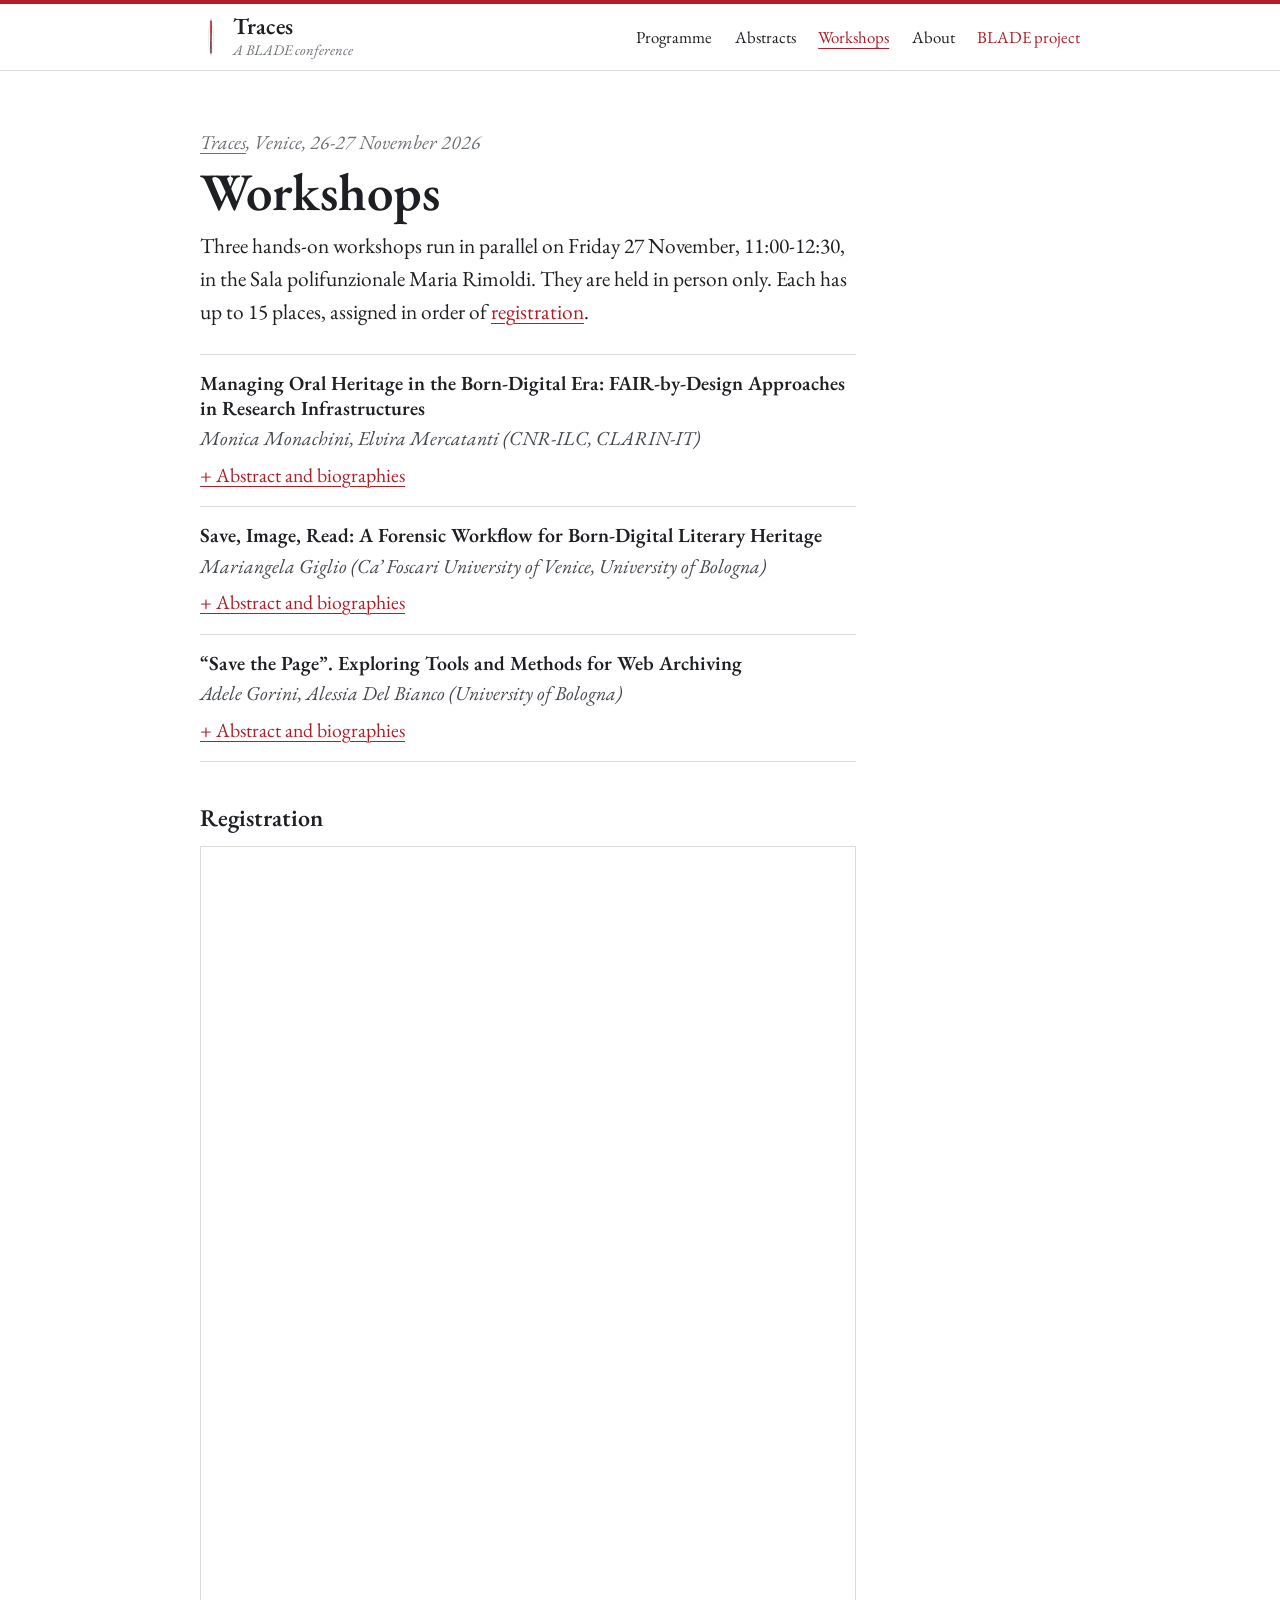
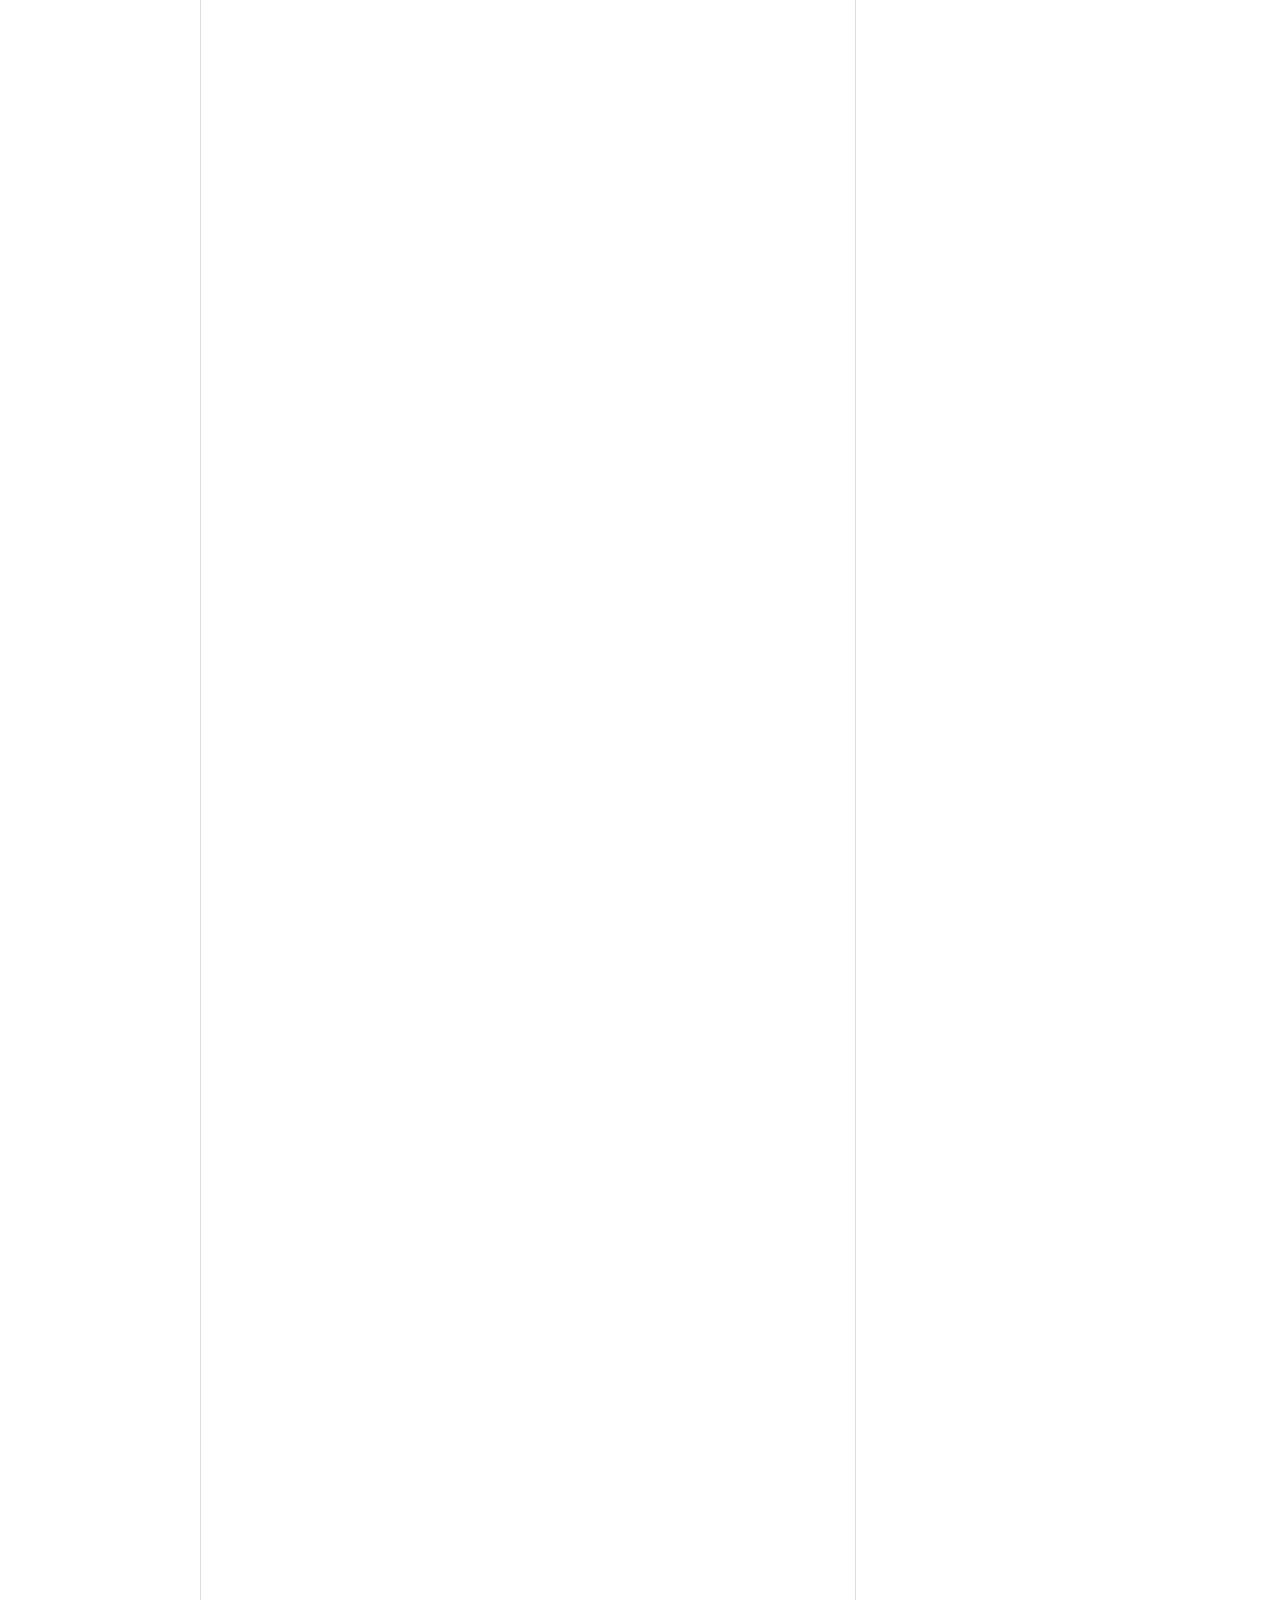
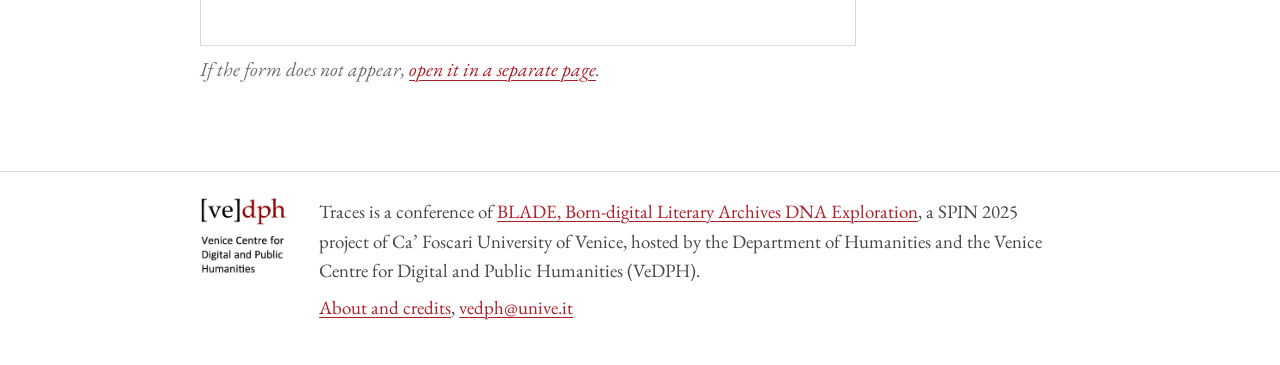
<file: workshops.html>
<!doctype html>
<html lang="en">
<head>
<meta charset="utf-8">
<meta name="viewport" content="width=device-width, initial-scale=1">
<title>Workshops. Traces</title>
<meta name="description" content="The three hands-on workshops of Traces: abstracts and registration.">
<meta name="color-scheme" content="light">
<meta property="og:type" content="website">
<meta property="og:title" content="Workshops. Traces">
<meta property="og:description" content="The three hands-on workshops of Traces: abstracts and registration.">
<meta property="og:image" content="https://vedph.github.io/traces/assets/traces-cover.jpg">
<meta property="og:image:alt" content="Poster of the conference Traces, Venice, 26-27 November 2026">
<meta name="twitter:card" content="summary_large_image">
<link rel="icon" href="assets/favicon.svg" type="image/svg+xml">
<link rel="preload" as="font" type="font/woff2" href="assets/fonts/eb-garamond-latin-400-normal.woff2" crossorigin>
<link rel="stylesheet" href="assets/traces.css">
</head>
<body>
<a class="skip" href="#main">Skip to content</a>
<header class="top"><div class="wrap">
  <a class="brand" href="index.html"><svg class="mark" viewBox="50 0 60 220" aria-hidden="true"><path d="M 80,4 Q 50,110 80,216 Q 110,110 80,4 Z" stroke="currentColor" stroke-width="1.6" fill="none" opacity=".32"/><path d="M 80,22 Q 105,42 105,67 Q 105,92 80,110 Q 55,128 55,153 Q 55,178 80,198" stroke="currentColor" stroke-width="5" fill="none" stroke-linecap="round"><animate attributeName="d" values="M 78,22 Q 78,42 78,67 Q 78,92 78,110 Q 78,128 78,153 Q 78,178 78,198;M 80,22 Q 105,42 105,67 Q 105,92 80,110 Q 55,128 55,153 Q 55,178 80,198;M 80,22 Q 55,42 55,67 Q 55,92 80,110 Q 105,128 105,153 Q 105,178 80,198;M 80,22 Q 105,42 105,67 Q 105,92 80,110 Q 55,128 55,153 Q 55,178 80,198" keyTimes="0;0.4;0.72;1" calcMode="spline" keySplines="0.42 0 0.58 1;0.42 0 0.58 1;0.42 0 0.58 1" begin="0.3s" dur="2.2s" fill="freeze"/></path><path d="M 80,22 Q 55,42 55,67 Q 55,92 80,110 Q 105,128 105,153 Q 105,178 80,198" stroke="#b01e28" stroke-width="5" fill="none" stroke-linecap="round"><animate attributeName="d" values="M 82,22 Q 82,42 82,67 Q 82,92 82,110 Q 82,128 82,153 Q 82,178 82,198;M 80,22 Q 55,42 55,67 Q 55,92 80,110 Q 105,128 105,153 Q 105,178 80,198;M 80,22 Q 105,42 105,67 Q 105,92 80,110 Q 55,128 55,153 Q 55,178 80,198;M 80,22 Q 55,42 55,67 Q 55,92 80,110 Q 105,128 105,153 Q 105,178 80,198" keyTimes="0;0.4;0.72;1" calcMode="spline" keySplines="0.42 0 0.58 1;0.42 0 0.58 1;0.42 0 0.58 1" begin="0.3s" dur="2.2s" fill="freeze"/></path></svg><span><b>Traces</b><small>A BLADE conference</small></span></a>
  <nav aria-label="Site"><a href="index.html#programme">Programme</a><a href="abstracts.html">Abstracts</a><a href="workshops.html" aria-current="page">Workshops</a><a href="about.html">About</a><a class="ext" target="_blank" rel="noopener" href="https://vedph.github.io/blade/">BLADE project<span class="sr"> (opens in a new tab)</span></a></nav>
</div></header>
<main id="main" class="wrap">
<header class="pagehead">
<p class="pre"><a href="index.html">Traces</a>, Venice, 26-27 November 2026</p>
<h1>Workshops</h1>
<p class="lede">Three hands-on workshops run in parallel on Friday 27 November, 11:00-12:30, in the Sala polifunzionale
Maria Rimoldi. They are held in person only. Each has up to 15 places, assigned in order of
<a href="#registration">registration</a>.</p>
</header>
<div class="text"><details class="wsd" id="w1"><summary><h2>Managing Oral Heritage in the Born-Digital Era: FAIR-by-Design Approaches in Research Infrastructures</h2><span class="who">Monica Monachini, Elvira Mercatanti (CNR-ILC, CLARIN-IT)</span><span class="hint">Abstract and biographies</span></summary><p>This workshop explores the management, preservation, and reuse of oral heritage in the born-digital era, focusing on FAIR-by-Design approaches and the role of research infrastructures. An introduction to the oral data lifecycle will highlight how digital services support the creation of structured, accessible, and reusable resources, with particular attention to their documentation, long-term preservation, and responsible reuse practices, while addressing technical, methodological, and ethical challenges.</p><p>Through selected case studies, participants will explore methods for representing oral sources using shared standards and be introduced to a pilot platform developed within H2IOSC for archiving and accessing oral collections. The workshop will also introduce research infrastructure services for automatic transcription of oral recordings.</p><p>Finally, participants will take part in a hands-on activity using selected oral testimonies, gaining foundational knowledge of shared representation standards, archival description and preservation practices, and digital tools for managing and transcribing oral heritage.</p><div class="bio"><p>Monica Monachini is Research Director at CNR-ILC and Head of the Language Resources and Infrastructures (LaRI) research group. She has played a leading role in the development of CLARIN-IT, contributing to its strategic coordination and representing the Italian research community within the European CLARIN infrastructure. She has extensive experience in the design and development of research infrastructures and large-scale infrastructural projects funded through European and national programmes, including Horizon Europe, PNRR and PON. Her research interests include computational linguistics, language resources, metadata standards, FAIR data management and initiatives supporting the preservation and valorisation of oral heritage.</p><p>Elvira Mercatanti is a PhD student in Humanities and Technology at the University of Macerata and affiliated with CNR-ILC, where she has been conducting research since 2024. She holds a degree in Digital Humanities from the University of Pisa and specializes in XML-TEI encoding and oral archive management. Her research focuses on FAIR principles, sustainable data management, automatic speech recognition (ASR), semi-automated transcription and annotation, and the ethical and legal challenges of preserving and reusing oral heritage within research infrastructures.</p></div></details><details class="wsd" id="w2"><summary><h2>Save, Image, Read: A Forensic Workflow for Born-Digital Literary Heritage</h2><span class="who">Mariangela Giglio (Ca’ Foscari University of Venice, University of Bologna)</span><span class="hint">Abstract and biographies</span></summary><p>Before a born-digital text can be read, its medium must be preserved without alteration, and the copy must be proven faithful. Copying the visible files is not enough: deleted documents, hidden earlier versions and file-system metadata survive only in a complete forensic image. In this hands-on workshop, participants will work in small groups on a 3.5-inch floppy disk containing Microsoft Word 5 for Macintosh drafts: they will write-protect the medium, create and verify a bit-level image, and document the acquisition. Opening the image, they will then discover what a simple copy would have lost. No prior technical experience is required.</p><div class="bio"><p>Mariangela Giglio is a doctoral candidate in Cultural Heritage in the Digital Ecosystem at the University of Bologna within the Department of Classical Philology and Italian Studies. She serves as a research fellow for the BLADE project at Ca’ Foscari University of Venice and maintains affiliation with <a href="https://www.aiucd.it/presentazione-sig/aldina/" target="_blank" rel="noopener">ALDiNa<span class="sr"> (opens in a new tab)</span></a> (Archivi Letterari Digitali Nativi). Concentrating on the Gabriel García Márquez Papers at UT Austin’s Harry Ransom Center alongside the Franco Fortini Archive at the University of Siena, her research explores the intersection of born-digital literary archives, forensic philology, and digital humanities.</p></div></details><details class="wsd" id="w3"><summary><h2>“Save the Page”. Exploring Tools and Methods for Web Archiving</h2><span class="who">Adele Gorini, Alessia Del Bianco (University of Bologna)</span><span class="hint">Abstract and biographies</span></summary><p>The workshop introduces the field of web archiving, briefly exploring its history, development, and the main challenges involved in preserving online content. It will provide an overview of the international context, focusing on the different strategies, methods, and initiatives developed around the world.</p><p>Key concepts in digital preservation, such as reborn digital, complex objects, and significant properties, will be discussed, highlighting the value of archived web as a source for research.</p><p>Part of the workshop will be dedicated to practical demonstrations of tools and platforms for web archiving, exploration, and analysis, including the Internet Archive Wayback Machine and SolrWayback. Other tools, such as Webrecorder and Browsertrix, will also be introduced. The demonstrations will focus on their main features and possible uses, including full-text search, browsing and replaying archived web pages, data visualisation, and the analysis of historical web data.</p><p>The workshop aims to provide participants with both a theoretical and methodological introduction to web archiving and a first practical experience with tools for exploring, searching, and analysing archived web as both a source and an object of research.</p><div class="bio"><p>Adele Gorini is an archivist and PhD candidate in Archival Science at the Department of Cultural Heritage, University of Bologna. Her research and professional experience extend traditional archival practices to the acquisition, management and long-term preservation of born-digital materials, with a particular focus on personal digital archives.</p><p>Alessia Del Bianco is a PhD student in Archival Science at the University of Bologna, specializing in born-digital archives and web, social media, and instant messaging archiving. She was visiting researcher at the Digital Preservation Team of the National Archives of the Netherlands and at Aarhus University’s Centre for Digital History (WEB CHILD project). She is affiliated with <a href="https://www.aiucd.it/presentazione-sig/aldina/" target="_blank" rel="noopener">ALDiNa<span class="sr"> (opens in a new tab)</span></a> (Archivi Letterari Digitali Nativi) and lectures at the Summer School on Web, Social Media, and Instant Messaging Archiving (University of Macerata).</p></div></details><h2 id="registration">Registration</h2><iframe class="regform" src="https://docs.google.com/forms/d/e/1FAIpQLSeh4M7kcOelo4wvMHmUozKwCPD6dhAxPCr_uaxCzHNha89-jg/viewform?embedded=true" title="Workshop registration form" loading="lazy">Loading…</iframe><p class="status">If the form does not appear, <a href="https://forms.gle/iXDawqtADKh7t97H9" target="_blank" rel="noopener">open it in a separate page<span class="sr"> (opens in a new tab)</span></a>.</p></div>
<script>
(function(){function o(){var d=document.getElementById(location.hash.slice(1));if(d&&d.tagName==='DETAILS')d.open=true}
o();addEventListener('hashchange',o)})();
</script>
</main>
<footer class="foot"><div class="wrap">
  <a class="flogo" href="https://www.unive.it/vedph" target="_blank" rel="noopener"><img src="assets/logos/vedph.jpg" alt="VeDPH, Venice Centre for Digital and Public Humanities"><span class="sr"> (opens in a new tab)</span></a>
  <div>
  <p>Traces is a conference of <a href="https://vedph.github.io/blade/" target="_blank" rel="noopener">BLADE, Born-digital Literary Archives DNA Exploration</a>,
  a SPIN 2025 project of Ca’ Foscari University of Venice, hosted by the Department of Humanities and
  the Venice Centre for Digital and Public Humanities (VeDPH).</p>
  <p><a href="about.html">About and credits</a>, <a href="mailto:vedph@unive.it">vedph@unive.it</a></p>
  </div>
</div></footer>
<script>
if(matchMedia('(prefers-reduced-motion: reduce)').matches)document.querySelectorAll('.mark animate').forEach(function(a){a.remove()});
</script>
</body>
</html>
</file>
<file: assets/traces.css>
/* Traces, conferenza del progetto BLADE.
   Una sola famiglia di caratteri (EB Garamond), fondo bianco, rosso Ca' Foscari per link e sottotitolo.
   Niente etichette in maiuscoletto spaziato, niente pulsanti: il registro è quello di un programma a stampa. */

@font-face{font-family:"EB Garamond";src:url("fonts/eb-garamond-latin-400-normal.woff2") format("woff2");font-weight:400;font-style:normal;font-display:swap}
@font-face{font-family:"EB Garamond";src:url("fonts/eb-garamond-latin-400-italic.woff2") format("woff2");font-weight:400;font-style:italic;font-display:swap}
@font-face{font-family:"EB Garamond";src:url("fonts/eb-garamond-latin-600-normal.woff2") format("woff2");font-weight:600;font-style:normal;font-display:swap}
@font-face{font-family:"EB Garamond";src:url("fonts/eb-garamond-latin-600-italic.woff2") format("woff2");font-weight:600;font-style:italic;font-display:swap}

:root{--red:#b01e28;--red-deep:#8c1820;--ink:#1d1f22;--soft:#44474c;--muted:#6b7076;--rule:#dddbd6;--paper:#fff;--measure:41rem}
*{box-sizing:border-box}
html{-webkit-text-size-adjust:100%;scroll-behavior:smooth;scroll-padding-top:1.5rem}
body{margin:0;background:var(--paper);color:var(--ink);font-family:"EB Garamond",Georgia,"Times New Roman",serif;
  font-size:clamp(1.12rem,1rem + .3vw,1.25rem);line-height:1.55;-webkit-font-smoothing:antialiased;text-rendering:optimizeLegibility}
a{color:var(--red);text-decoration:underline;text-decoration-thickness:.06em;text-underline-offset:.18em}
a:hover{color:var(--red-deep)}
:focus-visible{outline:2px solid var(--red);outline-offset:3px}
img{max-width:100%}
.wrap{max-width:60rem;margin-inline:auto;padding-inline:clamp(1rem,4vw,2.5rem)}
.skip{position:absolute;left:-999px;top:.5rem;background:var(--red);color:#fff;padding:.3rem .6rem}
.skip:focus{left:.5rem}

/* testata */
.top{border-top:4px solid var(--red);border-bottom:1px solid var(--rule)}
.top .wrap{display:flex;align-items:center;justify-content:space-between;flex-wrap:wrap;gap:.4rem 1.5rem;padding-block:.7rem}
.brand{display:flex;align-items:center;gap:.7rem;color:var(--ink);text-decoration:none}
.brand:hover{color:var(--ink)}
.brand .mark{width:22px;height:40px;flex:none}
.brand b{display:block;font-weight:600;font-size:1.45rem;line-height:1}
.brand small{display:block;font-style:italic;font-size:.92rem;color:var(--muted);line-height:1.2;margin-top:.15rem}
.top nav{display:flex;flex-wrap:wrap;gap:.2rem 1.4rem;font-size:1.05rem}
.top nav a{color:var(--ink);text-decoration:none}
.top nav a:hover,.top nav a[aria-current]{color:var(--red)}
.top nav a[aria-current]{text-decoration:underline;text-underline-offset:.3em;text-decoration-thickness:.06em}
.top nav a.ext{color:var(--red)}

/* apertura */
main{padding-block:clamp(2rem,5vw,3.5rem) clamp(3rem,6vw,4.5rem)}
.pre{margin:0;font-style:italic;color:var(--muted);overflow-wrap:anywhere}
.pre a{color:inherit}
.pre a:hover{color:var(--red)}
.hero h1{font-weight:600;font-size:clamp(3.2rem,2rem + 5vw,5.4rem);line-height:1;margin:.5rem 0 .2rem;letter-spacing:-.005em}
.hero .subtitle{font-style:italic;color:var(--red);font-size:clamp(1.5rem,1.1rem + 1.5vw,2.15rem);line-height:1.2;margin:0;max-width:34ch}
.hero .when{font-size:clamp(1.2rem,1.05rem + .5vw,1.45rem);margin:1.1rem 0 0}
.pagehead h1{font-weight:600;font-size:clamp(2.3rem,1.6rem + 2.6vw,3.3rem);line-height:1.05;margin:.4rem 0 .6rem}
.lede{max-width:var(--measure);font-size:1.08em;margin:1.6rem 0 0}
.pagehead .lede{margin-top:0}

/* dati pratici */
.facts{display:grid;grid-template-columns:7rem minmax(0,1fr);gap:.55rem 1.2rem;max-width:46rem;margin:2.2rem 0 0;padding:1.3rem 0;border-top:1px solid var(--rule);border-bottom:1px solid var(--rule)}
.facts dt{font-style:italic;color:var(--muted)}
.facts dd{margin:0}

/* programma */
h2.sec{font-weight:600;font-size:clamp(1.8rem,1.4rem + 1.2vw,2.3rem);margin:3rem 0 0;line-height:1.1}
.status{font-style:italic;color:var(--muted);margin:.3rem 0 0}
.day{margin-top:2.4rem}
.day > h2{font-weight:600;font-size:1.45rem;margin:0;padding-bottom:.45rem;border-bottom:1.5px solid var(--ink)}
.slot{display:grid;grid-template-columns:7rem minmax(0,1fr);gap:0 1.2rem;padding:.95rem 0;border-bottom:1px solid var(--rule)}
.slot .t{color:var(--muted);font-variant-numeric:tabular-nums lining-nums;white-space:nowrap}
.slot .c{max-width:44rem}
.slot h3{font-weight:600;font-size:1em;margin:0;line-height:1.35}
.slot h3 .aff{font-weight:400}
.slot p{margin:0}
.slot .label{font-style:italic;color:var(--red)}
.slot .ttl{font-style:italic}
.slot .aside,.slot .pause{color:var(--muted)}
.slot .pause{font-style:italic}
.slot .online{color:var(--muted);font-style:italic}
.slot .sub{display:grid;grid-template-columns:3.4rem minmax(0,1fr);gap:0 .6rem;margin-top:.55rem}
.slot .sub .st{color:var(--muted);font-variant-numeric:tabular-nums lining-nums}
.slot ul.ws{list-style:none;margin:.5rem 0 0;padding:0}
.slot ul.ws li{margin:.5rem 0 0}
.slot .more{margin-top:.7rem}
@media (max-width:560px){
  .slot,.facts{grid-template-columns:1fr}
  .slot .t{margin-bottom:.15rem}
  .facts dd{margin-bottom:.4rem}
}

/* pagine di testo */
.text{max-width:var(--measure)}
.text h2{font-weight:600;font-size:1.5rem;line-height:1.2;margin:2.6rem 0 .5rem}
.text article h2{margin-bottom:.2rem}
.text article .who{font-style:italic;color:var(--soft);margin:0 0 .8rem}
.text p{margin:0 0 .9rem}
.text ul.plain{list-style:none;padding:0;margin:0}
.text ul.plain li{margin:.15rem 0}
.regform{display:block;width:100%;height:2400px;border:1px solid var(--rule);margin:.8rem 0 .5rem}
@media (max-width:640px){.regform{height:2700px}}

/* loghi e piede */
.logos{display:flex;flex-wrap:wrap;align-items:center;gap:1.4rem 1.5rem;margin:3rem 0 0;padding-top:1.8rem;border-top:1px solid var(--rule)}
.logos img{width:auto;object-fit:contain}
.logos + .text h2:first-child{margin-top:2.4rem}
.foot{border-top:1px solid var(--rule);color:var(--soft);font-size:.95em}
.foot .wrap{padding-block:1.6rem 2.2rem}
.foot p{max-width:46rem;margin:0 0 .5rem}
@media print{.top nav,.regform{display:none}}
.slot .item{margin-top:.55rem}
.wsd{border-bottom:1px solid var(--rule);padding:1rem 0}
.wsd:first-child{border-top:1px solid var(--rule)}
.wsd summary{cursor:pointer;list-style:none}
.wsd summary::-webkit-details-marker{display:none}
.text .wsd summary h2{display:block;font-weight:600;font-size:1.25rem;line-height:1.25;margin:0}
.wsd summary .who{display:block;font-style:italic;color:var(--soft);margin-top:.15rem}
.wsd summary .hint{display:inline-block;margin-top:.35rem;color:var(--red);text-decoration:underline;text-decoration-thickness:.06em;text-underline-offset:.18em}
.wsd summary .hint::before{content:"+ "}
.wsd[open] summary .hint::before{content:"− "}
.wsd[open] summary{margin-bottom:.8rem}
.wsd p:last-child{margin-bottom:0}
.foot .wrap{display:flex;gap:1.6rem 2rem;align-items:flex-start;flex-wrap:wrap}
.foot .flogo img{height:78px;width:auto;display:block}
.foot .wrap > div{flex:1 1 20rem;min-width:0}
.sr{position:absolute;width:1px;height:1px;overflow:hidden;clip:rect(0 0 0 0);white-space:nowrap}
.pagehead + .text{margin-top:1.6rem}
.wsd summary:focus-visible{outline:2px solid var(--red);outline-offset:4px}
.top nav a{padding:.25rem 0}
@media (prefers-reduced-motion: reduce){html{scroll-behavior:auto}}

/* sito BLADE: persone */
.person{display:grid;grid-template-columns:150px minmax(0,1fr);gap:1rem 1.8rem;align-items:start;margin:1.4rem 0 0}
.person img{width:150px;height:150px;border-radius:50%;display:block}
.person h3,.text h3{font-weight:600;font-size:1.25rem;line-height:1.25;margin:0 0 .1rem}
.person .role{font-style:italic;color:var(--soft);margin:0 0 .7rem}
.text .role{font-style:italic;color:var(--soft);margin:0 0 .7rem}
@media (max-width:560px){.person{grid-template-columns:1fr}.person img{width:120px;height:120px}}
.foot .flogos{display:flex;align-items:center;gap:1.4rem;flex:none}
.foot .flogos img{height:64px;width:auto;display:block}
.foot .flogos a{text-decoration:none}
.foot .wrap > div.flogos{flex:none}
.slot h3 .online{font-weight:400}

/* locandina del programma da scaricare */
.dl{margin:1.2rem 0 .4rem}
.dl a{display:inline-flex;align-items:center;gap:1rem}
.dl img{width:84px;height:auto;border:1px solid #d9d9d9;flex:none}

/* pagina Abstracts e bio */
.text h2.dayh{font-size:1.45rem;margin:2.8rem 0 0;padding-bottom:.45rem;border-bottom:1.5px solid var(--ink)}
.text h2.dayh:first-child{margin-top:1.6rem}
.text article.abs{padding:1.4rem 0;border-bottom:1px solid var(--rule)}
.text article.abs h3{font-weight:600;font-size:1.25rem;line-height:1.25;margin:0}
.text article.abs .label{font-style:italic;color:var(--red);margin:0}
.text article.abs .who{margin:.15rem 0 .8rem}
.text article.abs .who:last-child{margin-bottom:0}
.text article.abs .who .online{font-style:italic;color:var(--muted)}
.text .bio{margin-top:1rem;color:var(--soft);font-size:.95em}
.text .bio p:last-child,.text article.abs > p:last-child{margin-bottom:0}
.slot .ttl a{color:inherit;text-decoration-color:var(--muted)}
.slot .ttl a:hover{color:var(--red)}
</file>
